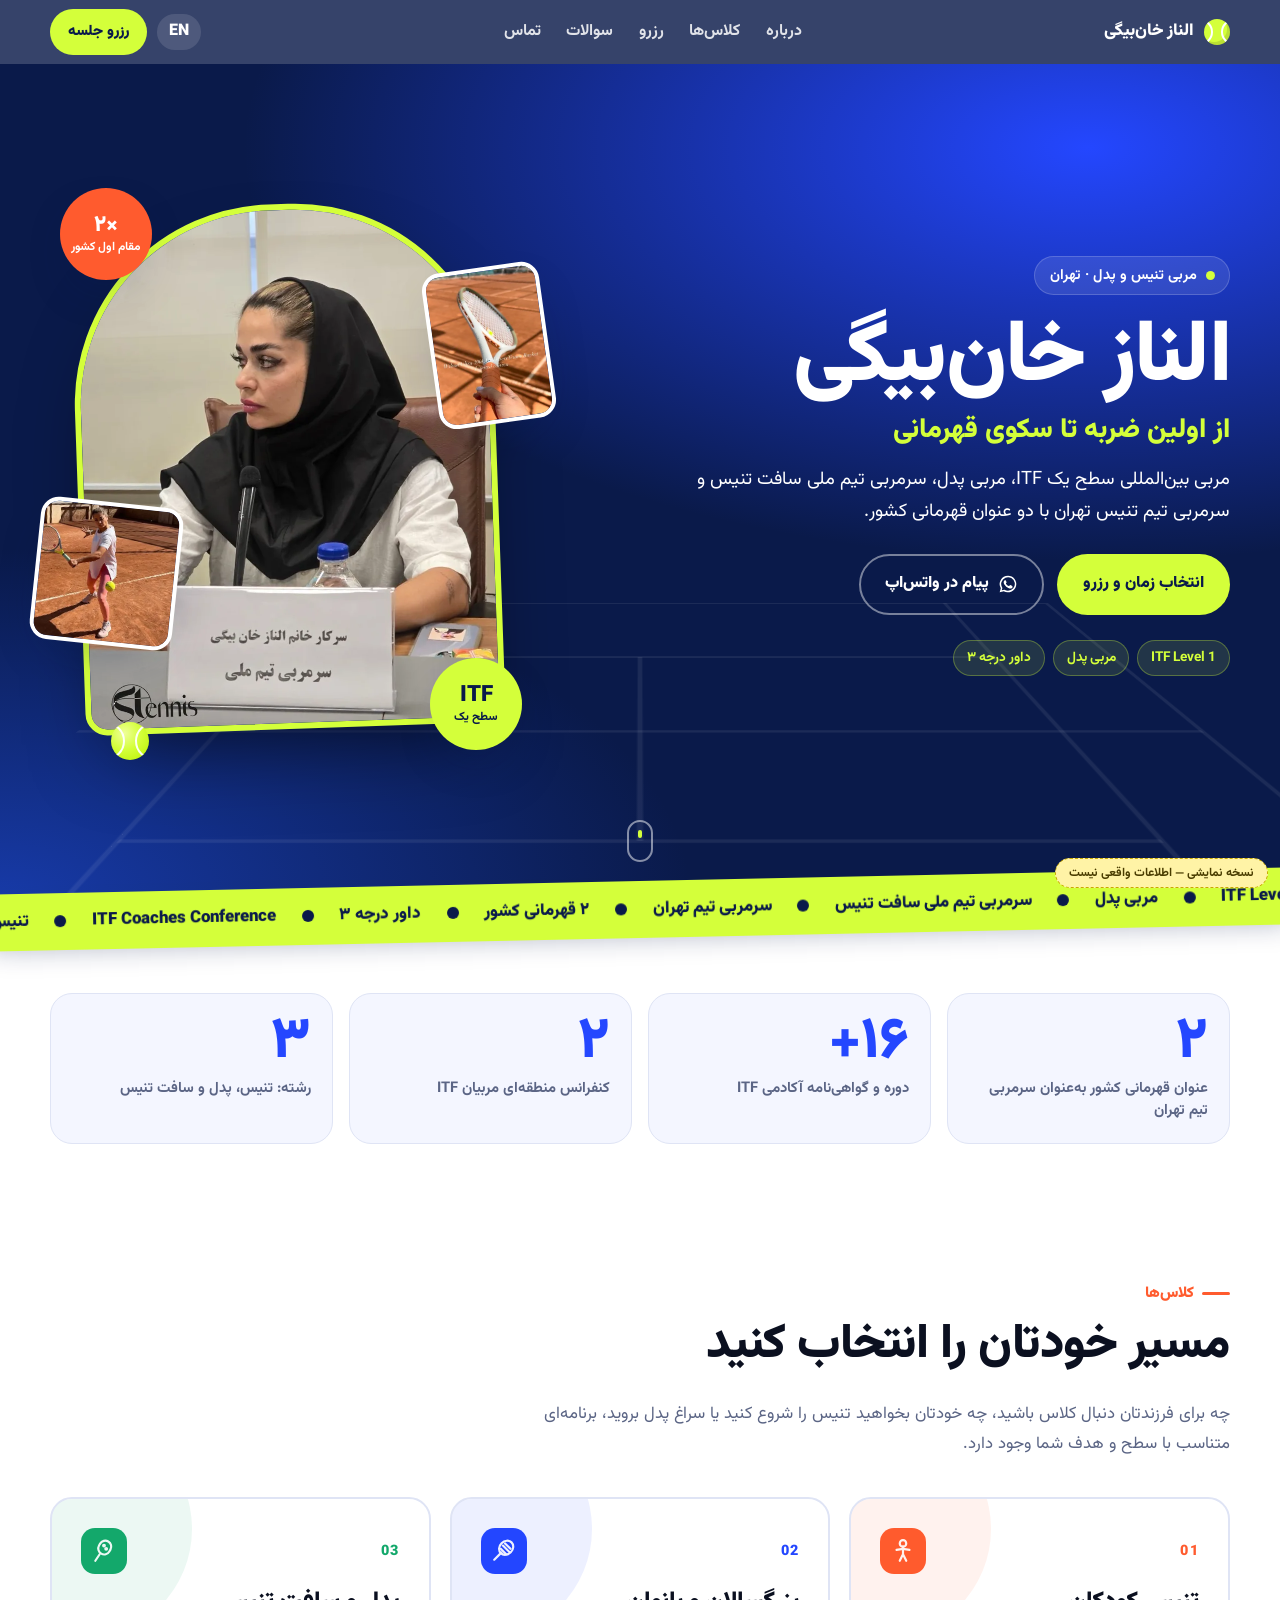
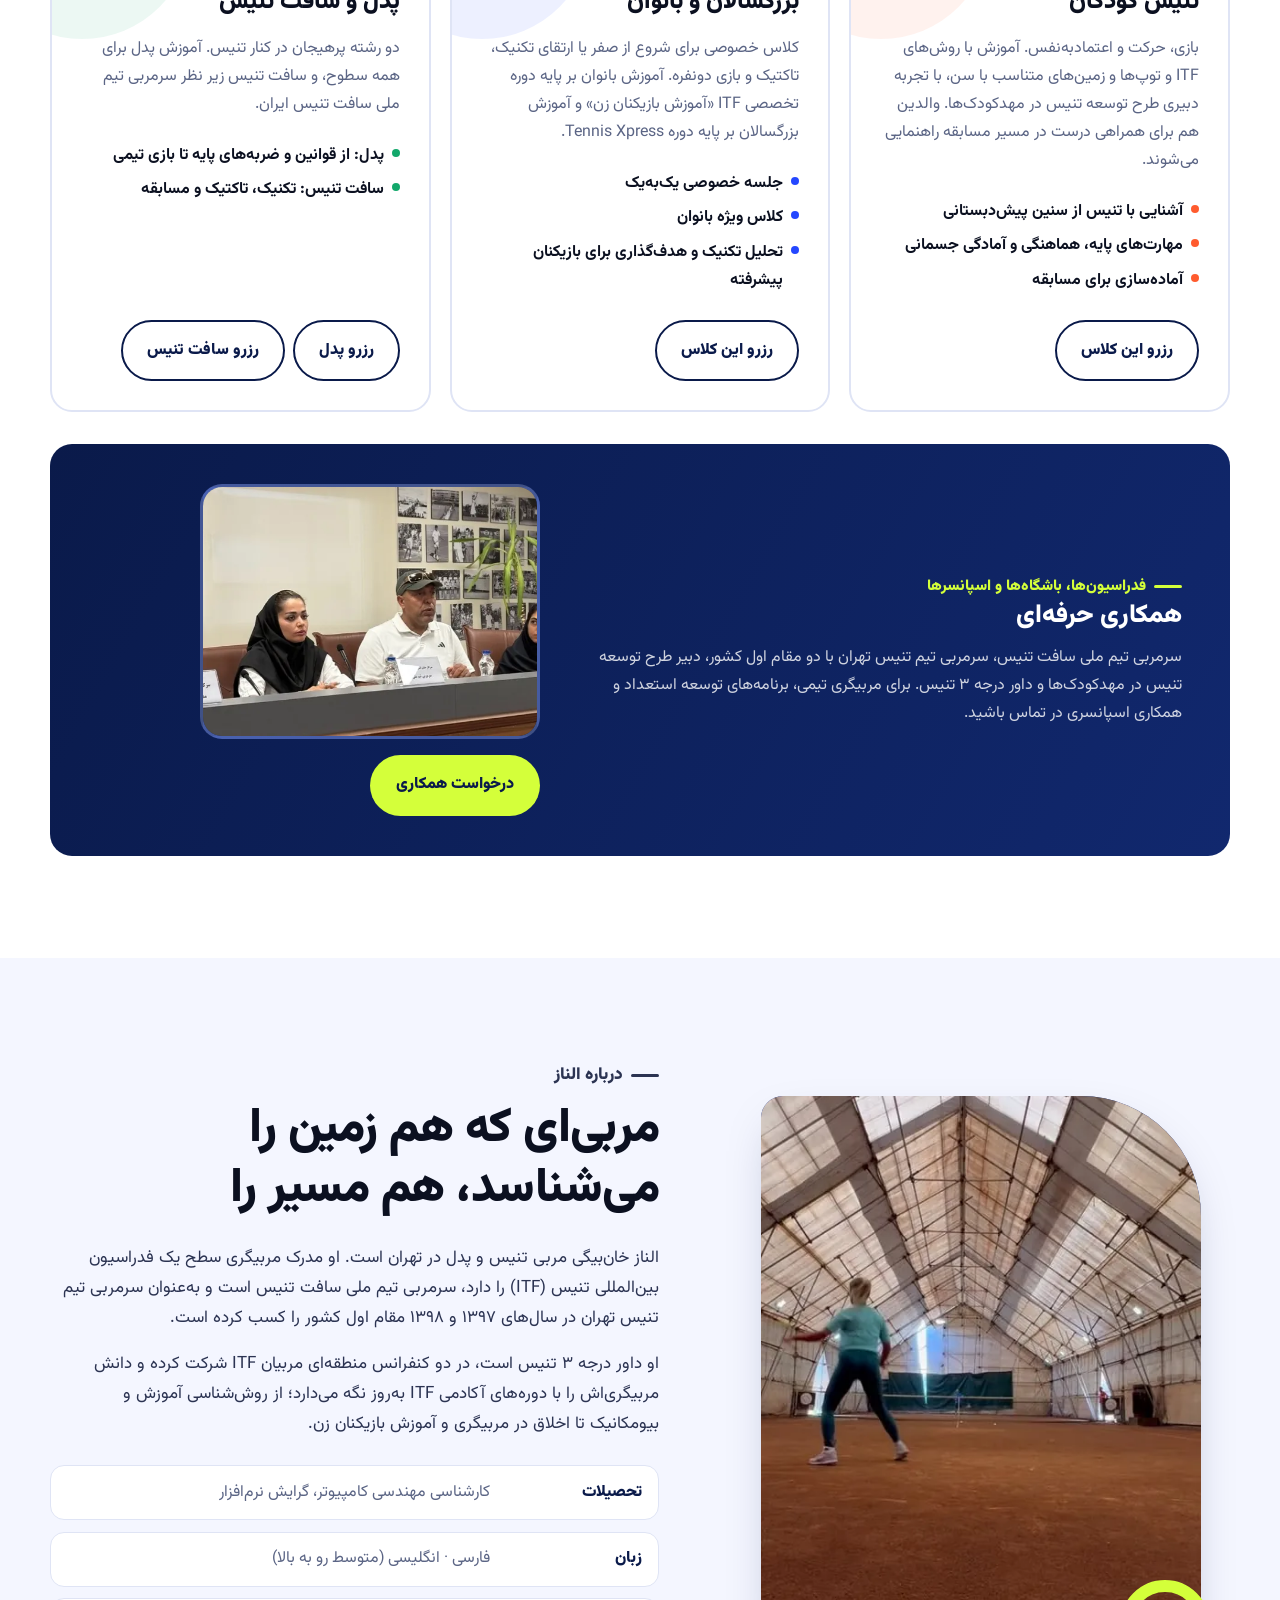
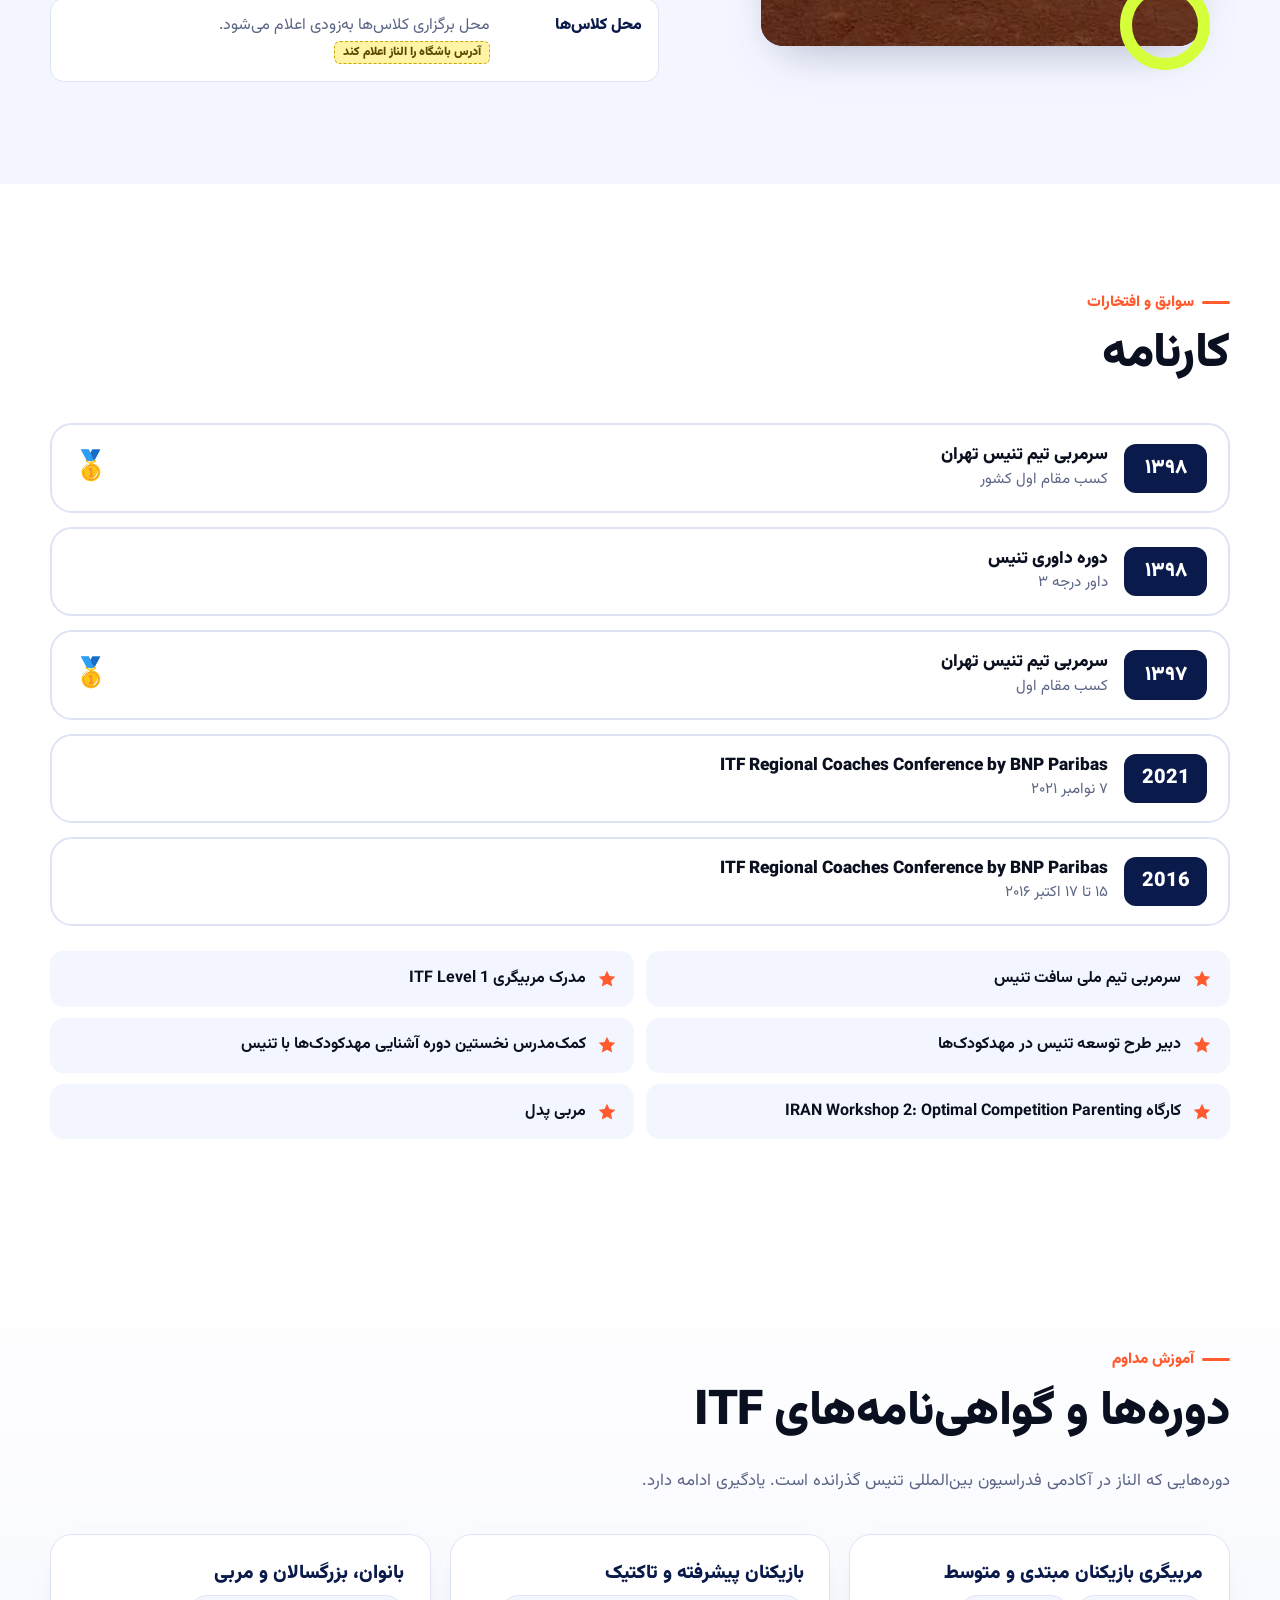
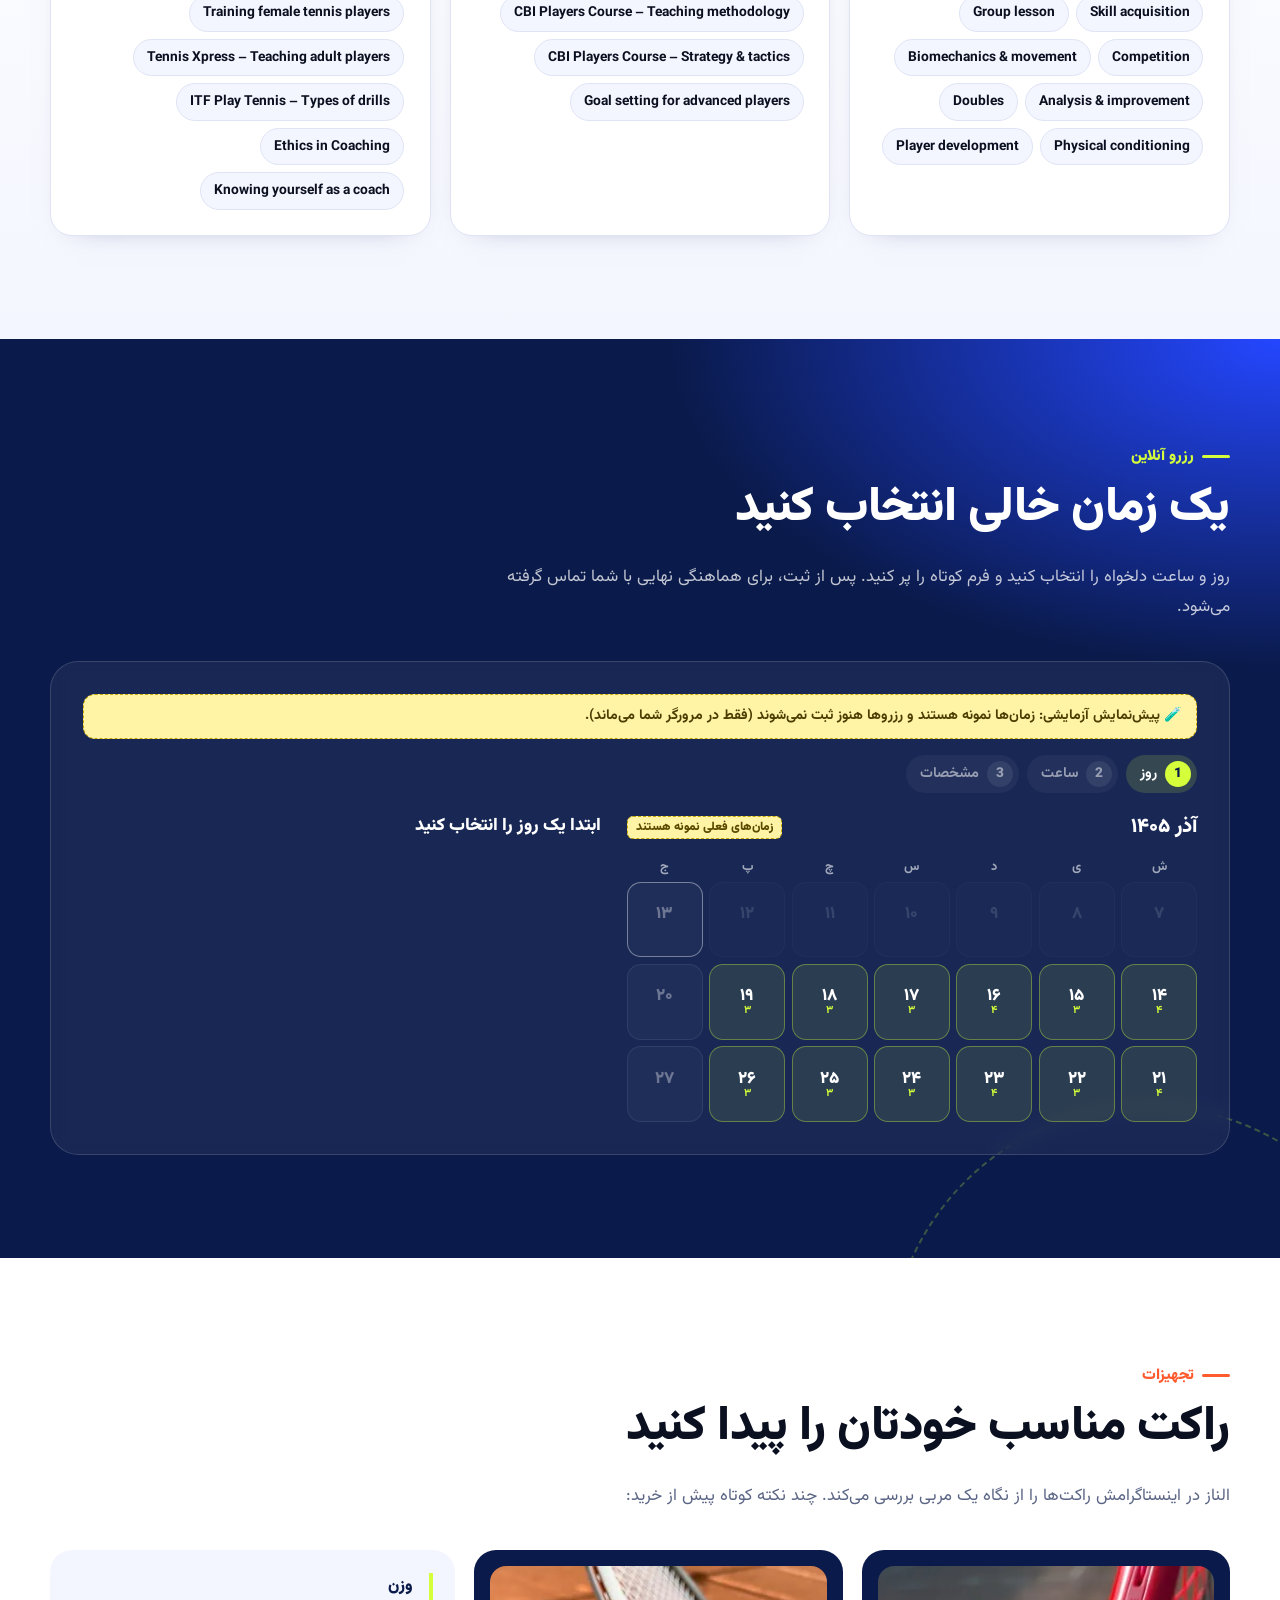
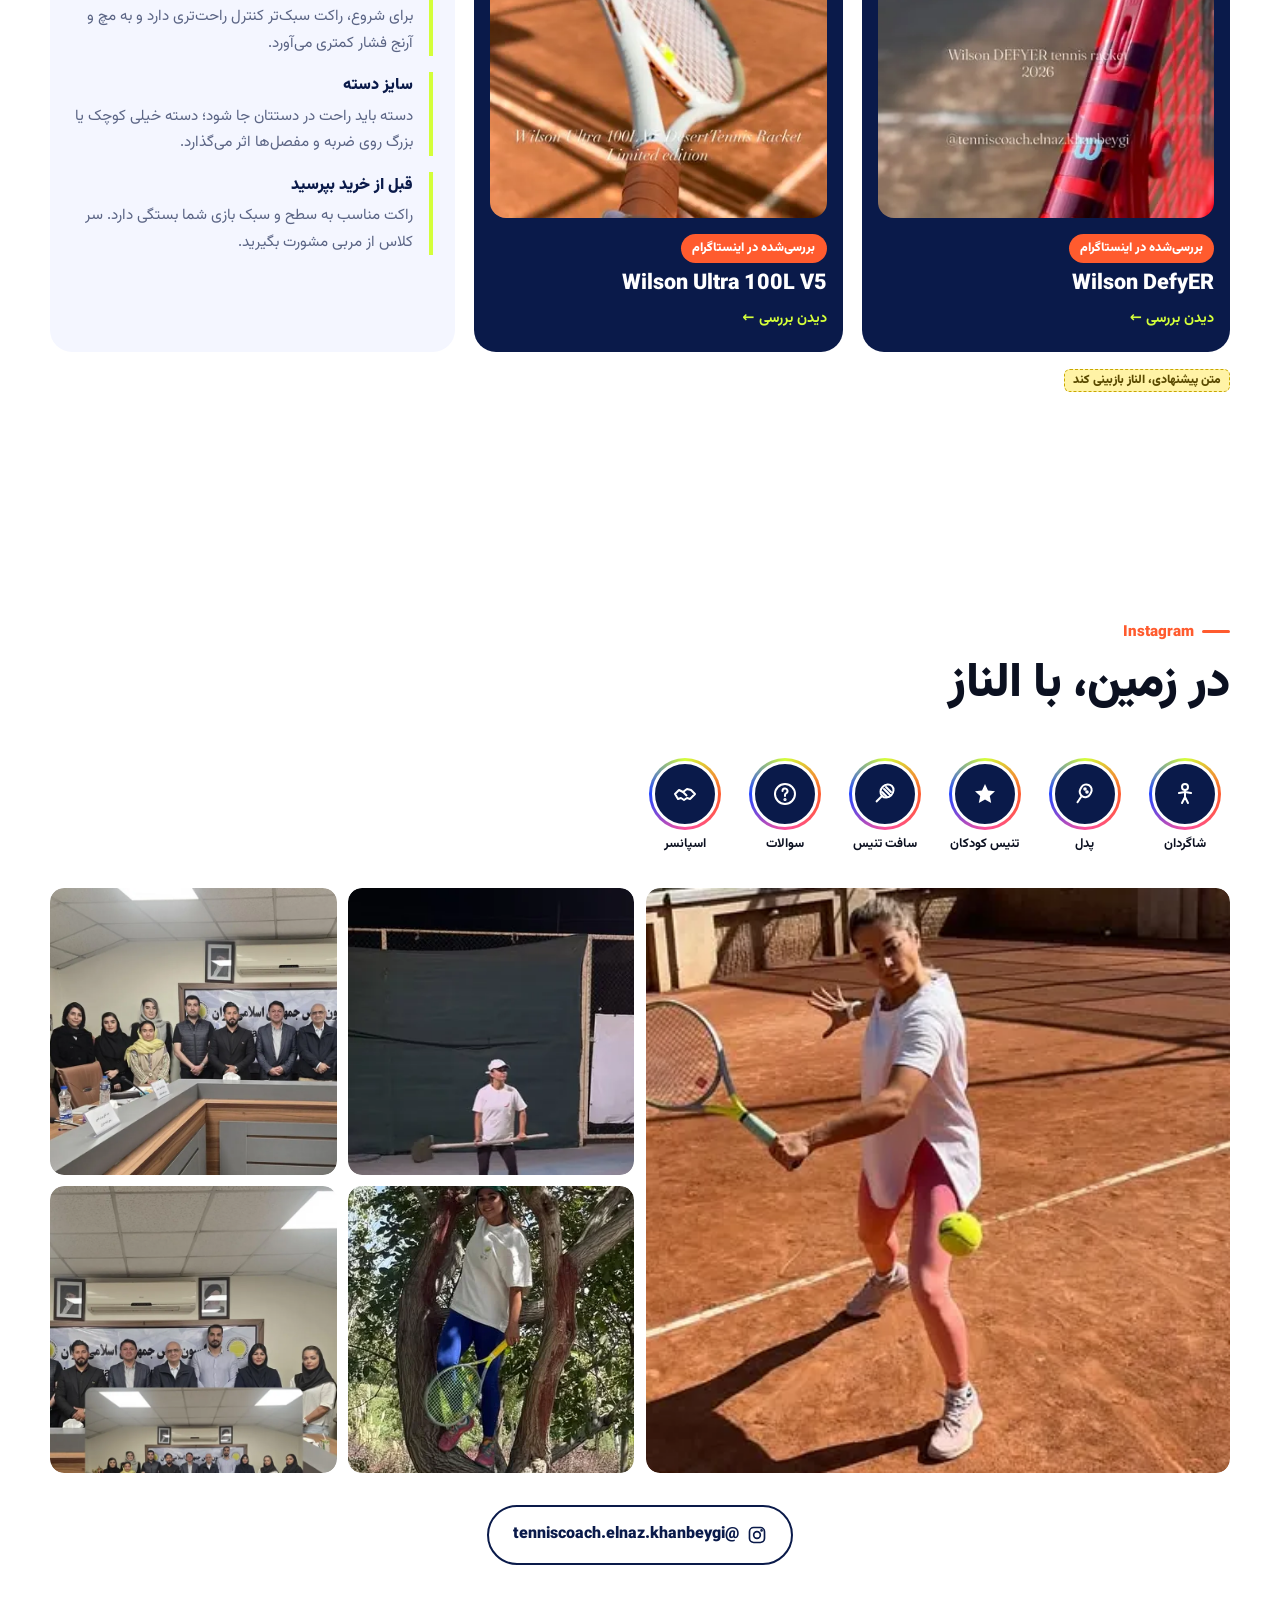
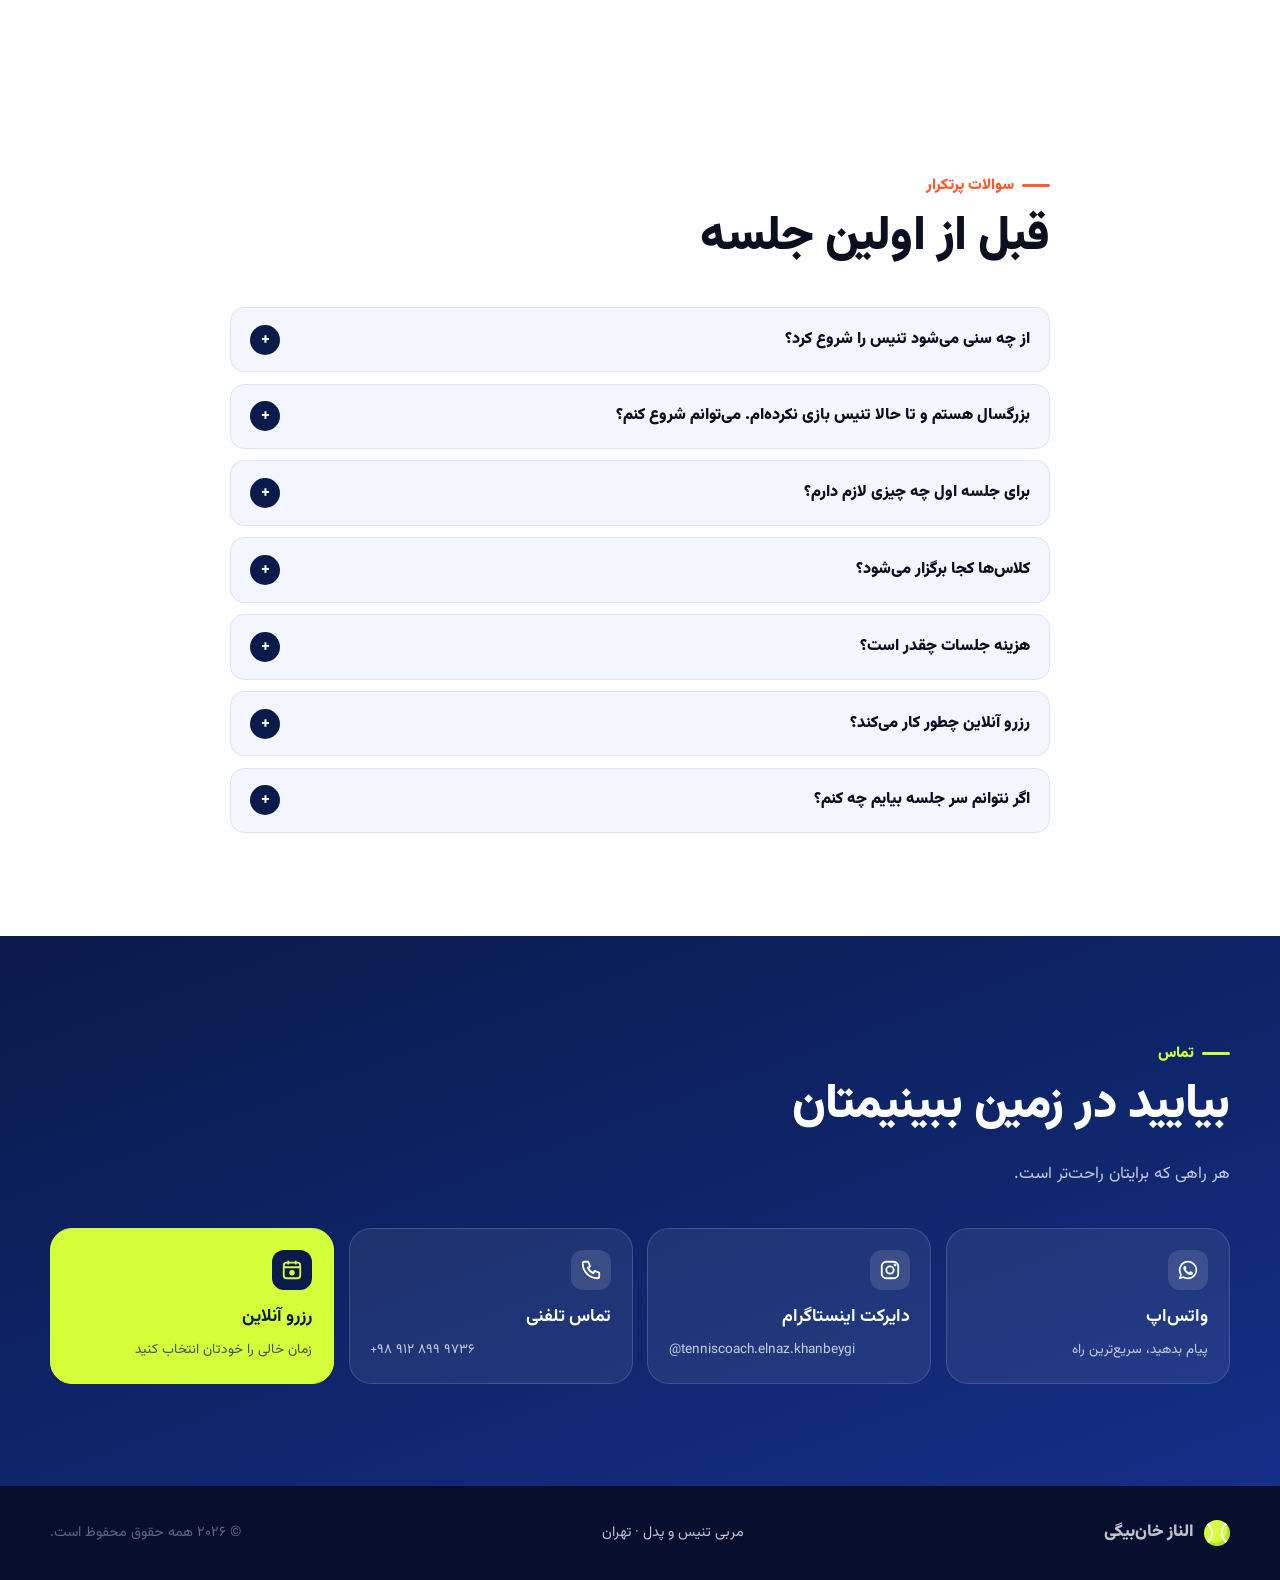
<file: index.html>
<!doctype html>
<html lang="fa" dir="rtl">
<head>
<meta charset="utf-8">
<meta name="viewport" content="width=device-width, initial-scale=1, viewport-fit=cover">
<title>الناز خان‌بیگی | مربی تنیس و پدل در تهران</title>
<meta name="description" content="الناز خان‌بیگی، مربی بین‌المللی سطح یک ITF، مربی پدل و سرمربی تیم ملی سافت تنیس. رزرو آنلاین کلاس تنیس کودکان، بزرگسالان، بانوان، پدل و سافت تنیس در تهران.">
<meta name="theme-color" content="#0a1a4a">
<meta property="og:title" content="Elnaz Khanbeygi · Tennis & Padel Coach, Tehran">
<meta property="og:image" content="img/hero.webp">
<link rel="preload" href="fonts/Vazirmatn-Black.woff2" as="font" type="font/woff2" crossorigin>
<link rel="preload" href="fonts/Vazirmatn-Regular.woff2" as="font" type="font/woff2" crossorigin>
<link rel="stylesheet" href="css/styles.css">
<link rel="icon" href="data:image/svg+xml,%3Csvg xmlns='http://www.w3.org/2000/svg' viewBox='0 0 64 64'%3E%3Ccircle cx='32' cy='32' r='30' fill='%23d4ff3a'/%3E%3Cpath d='M8 20c14 4 14 20 0 24M56 20c-14 4-14 20 0 24' stroke='%23fff' stroke-width='4' fill='none'/%3E%3C/svg%3E">
<script src="js/config.js"></script>
<script src="js/demo-api.js"></script>
<meta name="robots" content="noindex">
</head>
<body>
<a class="skip" href="#main" data-i18n="skip">رفتن به محتوا</a>

<header class="nav" id="top">
  <div class="wrap nav__in">
    <a href="#top" class="brand" aria-label="Elnaz Khanbeygi">
      <span class="brand__ball" aria-hidden="true"></span>
      <span class="brand__name" data-i18n="brand">الناز خان‌بیگی</span>
    </a>
    <nav class="nav__links" aria-label="main">
      <a href="#about" data-i18n="nav.about">درباره</a>
      <a href="#programs" data-i18n="nav.programs">کلاس‌ها</a>
      <a href="#booking" data-i18n="nav.booking">رزرو</a>
      <a href="#faq" data-i18n="nav.faq">سوالات</a>
      <a href="#contact" data-i18n="nav.contact">تماس</a>
    </nav>
    <div class="nav__actions">
      <button class="lang" id="langToggle" type="button" aria-label="Switch language"><span data-i18n="lang.switch">EN</span></button>
      <a href="#booking" class="btn btn--ball btn--sm" data-i18n="cta.book">رزرو جلسه</a>
    </div>
  </div>
</header>

<main id="main">
<!-- ================= HERO ================= -->
<section class="hero">
  <svg class="hero__court" viewBox="0 0 800 600" aria-hidden="true" preserveAspectRatio="xMidYMid slice">
    <g fill="none" stroke="currentColor" stroke-width="3">
      <rect class="draw" x="80" y="60" width="640" height="480"/>
      <line class="draw" x1="80" y1="300" x2="720" y2="300"/>
      <line class="draw" x1="160" y1="60" x2="160" y2="540"/>
      <line class="draw" x1="640" y1="60" x2="640" y2="540"/>
      <line class="draw" x1="160" y1="180" x2="640" y2="180"/>
      <line class="draw" x1="160" y1="420" x2="640" y2="420"/>
      <line class="draw" x1="400" y1="180" x2="400" y2="420"/>
    </g>
  </svg>
  <div class="wrap hero__grid">
    <div class="hero__copy">
      <p class="eyebrow reveal"><span class="dot"></span><span data-i18n="hero.eyebrow">مربی تنیس و پدل · تهران</span></p>
      <h1 class="hero__title reveal">
        <span class="hero__name" data-i18n="hero.name">الناز خان‌بیگی</span>
        <span class="hero__tag" data-i18n="hero.tag">از اولین ضربه تا سکوی قهرمانی</span>
      </h1>
      <p class="hero__lead reveal" data-i18n="hero.lead">مربی بین‌المللی سطح یک ITF، مربی پدل، سرمربی تیم ملی سافت تنیس و سرمربی تیم تنیس تهران با دو عنوان قهرمانی کشور.</p>
      <div class="hero__ctas reveal">
        <a href="#booking" class="btn btn--ball" data-i18n="cta.bookFree">انتخاب زمان و رزرو</a>
        <a href="#" class="btn btn--ghost js-wa"><svg class="ic" aria-hidden="true"><use href="#i-wa"/></svg><span data-i18n="cta.wa">پیام در واتس‌اپ</span></a>
      </div>
      <ul class="chips reveal" aria-label="credentials">
        <li data-i18n="chip.itf">ITF Level 1</li>
        <li data-i18n="chip.padel">مربی پدل</li>
        <li data-i18n="chip.ref">داور درجه ۳</li>
      </ul>
    </div>
    <div class="hero__media reveal">
      <div class="photo-frame photo-frame--hero">
        <img data-photo src="img/hero.webp" alt="الناز خان‌بیگی در زمین تنیس" data-i18n-attr="alt:hero.alt" width="900" height="1125" fetchpriority="high">
        <span class="ph-label" data-i18n="photo.ph">عکس الناز</span>
      </div>
      <div class="badge-float badge-float--a"><strong>ITF</strong><span data-i18n="badge.level">سطح یک</span></div>
      <div class="badge-float badge-float--b"><strong data-i18n="badge.firstNum">×۲</strong><span data-i18n="badge.first">مقام اول کشور</span></div>
      <div class="hero__tile hero__tile--a photo-frame"><img data-photo src="img/g1.webp" alt="" width="361" height="361"><span class="ph-label">●</span></div>
      <div class="hero__tile hero__tile--b photo-frame"><img data-photo src="img/racket-ultra.webp" alt="" width="360" height="480"><span class="ph-label">●</span></div>
      <span class="ball ball--bounce" aria-hidden="true"></span>
    </div>
  </div>
  <a href="#creds" class="scroll-cue" aria-label="scroll"><span></span></a>
</section>

<!-- ============ TICKER ============ -->
<div class="ticker" aria-hidden="true">
  <div class="ticker__track" id="ticker"></div>
</div>

<!-- ============ STATS ============ -->
<section class="stats" id="creds">
  <div class="wrap stats__grid">
    <div class="stat reveal"><span class="stat__num" data-count="2">0</span><span class="stat__label" data-i18n="stat.titles">عنوان قهرمانی کشور به‌عنوان سرمربی تیم تهران</span></div>
    <div class="stat reveal"><span class="stat__num" data-count="16" data-suffix="+">0</span><span class="stat__label" data-i18n="stat.courses">دوره و گواهی‌نامه آکادمی ITF</span></div>
    <div class="stat reveal"><span class="stat__num" data-count="2">0</span><span class="stat__label" data-i18n="stat.conf">کنفرانس منطقه‌ای مربیان ITF</span></div>
    <div class="stat reveal"><span class="stat__num" data-count="3">0</span><span class="stat__label" data-i18n="stat.sports">رشته: تنیس، پدل و سافت تنیس</span></div>
  </div>
</section>

<!-- ============ PATHS / PROGRAMS ============ -->
<section class="section programs" id="programs">
  <div class="wrap">
    <header class="sec-head reveal">
      <p class="kicker" data-i18n="prog.kicker">کلاس‌ها</p>
      <h2 data-i18n="prog.title">مسیر خودتان را انتخاب کنید</h2>
      <p data-i18n="prog.sub">چه برای فرزندتان دنبال کلاس باشید، چه خودتان بخواهید تنیس را شروع کنید یا سراغ پدل بروید، برنامه‌ای متناسب با سطح و هدف شما وجود دارد.</p>
    </header>
    <div class="paths">
      <article class="path path--kids reveal">
        <div class="path__top"><span class="path__num">01</span><svg class="path__ic" aria-hidden="true"><use href="#i-kid"/></svg></div>
        <h3 data-i18n="path.kids.t">تنیس کودکان</h3>
        <p data-i18n="path.kids.d">بازی، حرکت و اعتمادبه‌نفس. آموزش با روش‌های ITF و توپ‌ها و زمین‌های متناسب با سن، با تجربه دبیری طرح توسعه تنیس در مهدکودک‌ها. والدین هم برای همراهی درست در مسیر مسابقه راهنمایی می‌شوند.</p>
        <ul class="path__list">
          <li data-i18n="path.kids.l1">آشنایی با تنیس از سنین پیش‌دبستانی</li>
          <li data-i18n="path.kids.l2">مهارت‌های پایه، هماهنگی و آمادگی جسمانی</li>
          <li data-i18n="path.kids.l3">آماده‌سازی برای مسابقه</li>
        </ul>
        <button class="btn btn--line js-book" data-program="kids" data-type="kid" data-i18n="path.cta">رزرو این کلاس</button>
      </article>
      <article class="path path--adults reveal">
        <div class="path__top"><span class="path__num">02</span><svg class="path__ic" aria-hidden="true"><use href="#i-racket"/></svg></div>
        <h3 data-i18n="path.adults.t">بزرگسالان و بانوان</h3>
        <p data-i18n="path.adults.d">کلاس خصوصی برای شروع از صفر یا ارتقای تکنیک، تاکتیک و بازی دونفره. آموزش بانوان بر پایه دوره تخصصی ITF «آموزش بازیکنان زن» و آموزش بزرگسالان بر پایه دوره Tennis Xpress.</p>
        <ul class="path__list">
          <li data-i18n="path.adults.l1">جلسه خصوصی یک‌به‌یک</li>
          <li data-i18n="path.adults.l2">کلاس ویژه بانوان</li>
          <li data-i18n="path.adults.l3">تحلیل تکنیک و هدف‌گذاری برای بازیکنان پیشرفته</li>
        </ul>
        <button class="btn btn--line js-book" data-program="adult_private" data-type="adult" data-i18n="path.cta">رزرو این کلاس</button>
      </article>
      <article class="path path--padel reveal">
        <div class="path__top"><span class="path__num">03</span><svg class="path__ic" aria-hidden="true"><use href="#i-padel"/></svg></div>
        <h3 data-i18n="path.padel.t">پدل و سافت تنیس</h3>
        <p data-i18n="path.padel.d">دو رشته پرهیجان در کنار تنیس. آموزش پدل برای همه سطوح، و سافت تنیس زیر نظر سرمربی تیم ملی سافت تنیس ایران.</p>
        <ul class="path__list">
          <li data-i18n="path.padel.l1">پدل: از قوانین و ضربه‌های پایه تا بازی تیمی</li>
          <li data-i18n="path.padel.l2">سافت تنیس: تکنیک، تاکتیک و مسابقه</li>
        </ul>
        <div class="path__btns">
          <button class="btn btn--line js-book" data-program="padel" data-type="adult" data-i18n="path.padel.cta1">رزرو پدل</button>
          <button class="btn btn--line js-book" data-program="soft_tennis" data-type="adult" data-i18n="path.padel.cta2">رزرو سافت تنیس</button>
        </div>
      </article>
    </div>

    <aside class="pro reveal">
      <div>
        <p class="kicker" data-i18n="pro.kicker">فدراسیون‌ها، باشگاه‌ها و اسپانسرها</p>
        <h3 data-i18n="pro.t">همکاری حرفه‌ای</h3>
        <p data-i18n="pro.d">سرمربی تیم ملی سافت تنیس، سرمربی تیم تنیس تهران با دو مقام اول کشور، دبیر طرح توسعه تنیس در مهدکودک‌ها و داور درجه ۳ تنیس. برای مربیگری تیمی، برنامه‌های توسعه استعداد و همکاری اسپانسری در تماس باشید.</p>
      </div>
      <div class="pro__side">
        <div class="photo-frame pro__img"><img data-photo src="img/federation.webp" alt="جلسه در فدراسیون تنیس" data-i18n-attr="alt:pro.alt" loading="lazy" width="562" height="421"><span class="ph-label">●</span></div>
        <a href="#contact" class="btn btn--ball" data-i18n="pro.cta">درخواست همکاری</a>
      </div>
    </aside>
  </div>
</section>

<!-- ============ ABOUT ============ -->
<section class="section about" id="about">
  <div class="wrap about__grid">
    <div class="about__media reveal">
      <div class="photo-frame photo-frame--about">
        <img data-photo src="img/about.webp" alt="الناز خان‌بیگی در حال آموزش" data-i18n-attr="alt:about.alt" loading="lazy" width="800" height="1000">
        <span class="ph-label" data-i18n="photo.ph">عکس الناز</span>
      </div>
    </div>
    <div class="about__copy">
      <p class="kicker reveal" data-i18n="about.kicker">درباره الناز</p>
      <h2 class="reveal" data-i18n="about.title">مربی‌ای که هم زمین را می‌شناسد، هم مسیر را</h2>
      <p class="reveal" data-i18n="about.p1">الناز خان‌بیگی مربی تنیس و پدل در تهران است. او مدرک مربیگری سطح یک فدراسیون بین‌المللی تنیس (ITF) را دارد، سرمربی تیم ملی سافت تنیس است و به‌عنوان سرمربی تیم تنیس تهران در سال‌های ۱۳۹۷ و ۱۳۹۸ مقام اول کشور را کسب کرده است.</p>
      <p class="reveal" data-i18n="about.p2">او داور درجه ۳ تنیس است، در دو کنفرانس منطقه‌ای مربیان ITF شرکت کرده و دانش مربیگری‌اش را با دوره‌های آکادمی ITF به‌روز نگه می‌دارد؛ از روش‌شناسی آموزش و بیومکانیک تا اخلاق در مربیگری و آموزش بازیکنان زن.</p>
      <dl class="facts reveal">
        <div><dt data-i18n="about.eduK">تحصیلات</dt><dd data-i18n="about.edu">کارشناسی مهندسی کامپیوتر، گرایش نرم‌افزار</dd></div>
        <div><dt data-i18n="about.langK">زبان</dt><dd data-i18n="about.lang">فارسی · انگلیسی (متوسط رو به بالا)</dd></div>
        <div><dt data-i18n="about.locK">محل کلاس‌ها</dt><dd><span class="js-location"></span></dd></div>
      </dl>
    </div>
  </div>
</section>

<!-- ============ ACHIEVEMENTS ============ -->
<section class="section achv">
  <div class="wrap">
    <header class="sec-head reveal">
      <p class="kicker" data-i18n="achv.kicker">سوابق و افتخارات</p>
      <h2 data-i18n="achv.title">کارنامه</h2>
    </header>
    <ol class="timeline">
      <li class="tl reveal"><span class="tl__year" data-i18n="tl.1.y">۱۳۹۸</span><div><h3 data-i18n="tl.1.t">سرمربی تیم تنیس تهران</h3><p data-i18n="tl.1.d">کسب مقام اول کشور</p></div><span class="tl__medal">🥇</span></li>
      <li class="tl reveal"><span class="tl__year" data-i18n="tl.2.y">۱۳۹۸</span><div><h3 data-i18n="tl.2.t">دوره داوری تنیس</h3><p data-i18n="tl.2.d">داور درجه ۳</p></div></li>
      <li class="tl reveal"><span class="tl__year" data-i18n="tl.3.y">۱۳۹۷</span><div><h3 data-i18n="tl.3.t">سرمربی تیم تنیس تهران</h3><p data-i18n="tl.3.d">کسب مقام اول</p></div><span class="tl__medal">🥇</span></li>
      <li class="tl reveal"><span class="tl__year">2021</span><div><h3>ITF Regional Coaches Conference by BNP Paribas</h3><p data-i18n="tl.4.d">۷ نوامبر ۲۰۲۱</p></div></li>
      <li class="tl reveal"><span class="tl__year">2016</span><div><h3>ITF Regional Coaches Conference by BNP Paribas</h3><p data-i18n="tl.5.d">۱۵ تا ۱۷ اکتبر ۲۰۱۶</p></div></li>
    </ol>
    <ul class="roles">
      <li class="reveal"><svg class="ic" aria-hidden="true"><use href="#i-star"/></svg><span data-i18n="role.1">سرمربی تیم ملی سافت تنیس</span></li>
      <li class="reveal"><svg class="ic" aria-hidden="true"><use href="#i-star"/></svg><span data-i18n="role.2">مدرک مربیگری ITF Level 1</span></li>
      <li class="reveal"><svg class="ic" aria-hidden="true"><use href="#i-star"/></svg><span data-i18n="role.3">دبیر طرح توسعه تنیس در مهدکودک‌ها</span></li>
      <li class="reveal"><svg class="ic" aria-hidden="true"><use href="#i-star"/></svg><span data-i18n="role.4">کمک‌مدرس نخستین دوره آشنایی مهدکودک‌ها با تنیس</span></li>
      <li class="reveal"><svg class="ic" aria-hidden="true"><use href="#i-star"/></svg><span data-i18n="role.5">کارگاه IRAN Workshop 2: Optimal Competition Parenting</span></li>
      <li class="reveal"><svg class="ic" aria-hidden="true"><use href="#i-star"/></svg><span data-i18n="role.6">مربی پدل</span></li>
    </ul>
  </div>
</section>

<!-- ============ ITF EDUCATION ============ -->
<section class="section itf">
  <div class="wrap">
    <header class="sec-head reveal">
      <p class="kicker" data-i18n="itf.kicker">آموزش مداوم</p>
      <h2 data-i18n="itf.title">دوره‌ها و گواهی‌نامه‌های ITF</h2>
      <p data-i18n="itf.sub">دوره‌هایی که الناز در آکادمی فدراسیون بین‌المللی تنیس گذرانده است. یادگیری ادامه دارد.</p>
    </header>
    <div class="itf__groups">
      <div class="itf__group reveal">
        <h3 data-i18n="itf.g1">مربیگری بازیکنان مبتدی و متوسط</h3>
        <ul>
          <li>Skill acquisition</li><li>Group lesson</li><li>Competition</li><li>Biomechanics &amp; movement</li>
          <li>Analysis &amp; improvement</li><li>Doubles</li><li>Physical conditioning</li><li>Player development</li>
        </ul>
      </div>
      <div class="itf__group reveal">
        <h3 data-i18n="itf.g2">بازیکنان پیشرفته و تاکتیک</h3>
        <ul>
          <li>CBI Players Course – Teaching methodology</li><li>CBI Players Course – Strategy &amp; tactics</li><li>Goal setting for advanced players</li>
        </ul>
      </div>
      <div class="itf__group reveal">
        <h3 data-i18n="itf.g3">بانوان، بزرگسالان و مربی</h3>
        <ul>
          <li>Training female tennis players</li><li>Tennis Xpress – Teaching adult players</li><li>ITF Play Tennis – Types of drills</li>
          <li>Ethics in Coaching</li><li>Knowing yourself as a coach</li>
        </ul>
      </div>
    </div>
  </div>
</section>

<!-- ============ BOOKING ============ -->
<section class="section booking" id="booking">
  <div class="wrap">
    <header class="sec-head sec-head--light reveal">
      <p class="kicker" data-i18n="bk.kicker">رزرو آنلاین</p>
      <h2 data-i18n="bk.title">یک زمان خالی انتخاب کنید</h2>
      <p data-i18n="bk.sub">روز و ساعت دلخواه را انتخاب کنید و فرم کوتاه را پر کنید. پس از ثبت، برای هماهنگی نهایی با شما تماس گرفته می‌شود.</p>
    </header>
    <div class="bk" id="bk">
      <ol class="bk__steps" aria-hidden="true">
        <li class="is-on" data-step="1"><span>1</span><b data-i18n="bk.s1">روز</b></li>
        <li data-step="2"><span>2</span><b data-i18n="bk.s2">ساعت</b></li>
        <li data-step="3"><span>3</span><b data-i18n="bk.s3">مشخصات</b></li>
      </ol>
      <div class="bk__panel">
        <div class="bk__cal">
          <div class="bk__calhead"><h3 id="bkMonth">&nbsp;</h3><span class="ph js-example-note" hidden data-i18n="bk.example">زمان‌های فعلی نمونه هستند</span></div>
          <div class="bk__dow" id="bkDow"></div>
          <div class="bk__days" id="bkDays" role="listbox" aria-label="days"><div class="skeleton"></div></div>
        </div>
        <div class="bk__times">
          <h3 id="bkDayLabel" data-i18n="bk.pickDay">ابتدا یک روز را انتخاب کنید</h3>
          <div class="bk__slots" id="bkSlots" role="listbox" aria-label="times"></div>
        </div>
      </div>

      <form class="bk__form" id="bkForm" novalidate hidden>
        <div class="bk__chosen" id="bkChosen"></div>
        <div class="field"><label for="f-name" data-i18n="f.name">نام و نام خانوادگی</label><input id="f-name" name="name" autocomplete="name" required maxlength="80"><small class="err" data-for="name"></small></div>
        <div class="field"><label for="f-phone" data-i18n="f.phone">شماره موبایل</label><input id="f-phone" name="phone" type="tel" inputmode="tel" autocomplete="tel" required dir="ltr" placeholder="09xx xxx xxxx"><small class="err" data-for="phone"></small></div>
        <fieldset class="field seg">
          <legend data-i18n="f.type">کلاس برای</legend>
          <label><input type="radio" name="student_type" value="kid"><span data-i18n="f.kid">کودک</span></label>
          <label><input type="radio" name="student_type" value="adult" checked><span data-i18n="f.adult">بزرگسال</span></label>
        </fieldset>
        <div class="field"><label for="f-program" data-i18n="f.program">نوع کلاس</label><select id="f-program" name="program" required></select><small class="err" data-for="program"></small></div>
        <div class="field field--full"><label for="f-notes" data-i18n="f.notes">توضیحات (اختیاری)</label><textarea id="f-notes" name="notes" rows="3" maxlength="600" data-i18n-attr="placeholder:f.notesPh" placeholder="مثلاً سن کودک، سطح بازی یا هدفتان از کلاس"></textarea></div>
        <input type="text" name="website" class="hp" tabindex="-1" autocomplete="off" aria-hidden="true">
        <div class="bk__actions field--full">
          <button type="button" class="btn btn--ghost-light" id="bkBack" data-i18n="f.back">تغییر زمان</button>
          <button type="submit" class="btn btn--ball" id="bkSubmit" data-i18n="f.submit">ثبت رزرو</button>
        </div>
        <p class="form-msg field--full" id="bkMsg" role="alert"></p>
      </form>

      <div class="bk__done" id="bkDone" hidden tabindex="-1">
        <div class="bk__check" aria-hidden="true"><svg viewBox="0 0 52 52"><circle cx="26" cy="26" r="24"/><path d="M15 27l7 7 15-15"/></svg></div>
        <h3 data-i18n="done.t">رزرو شما ثبت شد!</h3>
        <p id="bkDoneText"></p>
        <p class="bk__ref"><span data-i18n="done.ref">کد پیگیری</span> <b id="bkRef" dir="ltr"></b></p>
        <p class="muted" data-i18n="done.note">برای تأیید نهایی با شما تماس گرفته می‌شود. اگر سوالی دارید، همین حالا پیام بدهید.</p>
        <div class="bk__actions">
          <a href="#" class="btn btn--ball js-wa js-wa-booking"><svg class="ic" aria-hidden="true"><use href="#i-wa"/></svg><span data-i18n="cta.wa">پیام در واتس‌اپ</span></a>
          <button type="button" class="btn btn--ghost-light" id="bkAgain" data-i18n="done.again">رزرو زمان دیگر</button>
        </div>
      </div>
    </div>
  </div>
</section>

<!-- ============ GEAR ============ -->
<section class="section gear">
  <div class="wrap">
    <header class="sec-head reveal">
      <p class="kicker" data-i18n="gear.kicker">تجهیزات</p>
      <h2 data-i18n="gear.title">راکت مناسب خودتان را پیدا کنید</h2>
      <p data-i18n="gear.sub">الناز در اینستاگرامش راکت‌ها را از نگاه یک مربی بررسی می‌کند. چند نکته کوتاه پیش از خرید:</p>
    </header>
    <div class="gear__grid">
      <a class="racket reveal" href="https://www.instagram.com/tenniscoach.elnaz.khanbeygi/" target="_blank" rel="noopener">
        <div class="photo-frame racket__img"><img data-photo src="img/racket-defyer.webp" alt="Wilson DefyER" loading="lazy" width="360" height="480"><span class="ph-label">●</span></div>
        <span class="racket__tag" data-i18n="gear.reviewed">بررسی‌شده در اینستاگرام</span>
        <h3>Wilson DefyER</h3>
        <span class="racket__more" data-i18n="gear.watch">دیدن بررسی ←</span>
      </a>
      <a class="racket reveal" href="https://www.instagram.com/tenniscoach.elnaz.khanbeygi/" target="_blank" rel="noopener">
        <div class="photo-frame racket__img"><img data-photo src="img/racket-ultra.webp" alt="Wilson Ultra 100L V5" loading="lazy" width="360" height="480"><span class="ph-label">●</span></div>
        <span class="racket__tag" data-i18n="gear.reviewed">بررسی‌شده در اینستاگرام</span>
        <h3>Wilson Ultra 100L V5</h3>
        <span class="racket__more" data-i18n="gear.watch">دیدن بررسی ←</span>
      </a>
      <ul class="tips reveal">
        <li><b data-i18n="tip.1.t">وزن</b><span data-i18n="tip.1.d">برای شروع، راکت سبک‌تر کنترل راحت‌تری دارد و به مچ و آرنج فشار کمتری می‌آورد.</span></li>
        <li><b data-i18n="tip.2.t">سایز دسته</b><span data-i18n="tip.2.d">دسته باید راحت در دستتان جا شود؛ دسته خیلی کوچک یا بزرگ روی ضربه و مفصل‌ها اثر می‌گذارد.</span></li>
        <li><b data-i18n="tip.3.t">قبل از خرید بپرسید</b><span data-i18n="tip.3.d">راکت مناسب به سطح و سبک بازی شما بستگی دارد. سر کلاس از مربی مشورت بگیرید.</span></li>
      </ul>
    </div>
    <p class="draft-note"><span class="ph" data-i18n="ph.review">متن پیشنهادی، الناز بازبینی کند</span></p>
  </div>
</section>

<!-- ============ INSTAGRAM ============ -->
<section class="section insta">
  <div class="wrap">
    <header class="sec-head reveal">
      <p class="kicker">Instagram</p>
      <h2 data-i18n="ig.title">در زمین، با الناز</h2>
    </header>
    <div class="hl reveal" role="list">
      <a role="listitem" class="hl__i js-ig" href="#"><span class="hl__ring"><svg class="ic"><use href="#i-kid"/></svg></span><b data-i18n="hl.students">شاگردان</b></a>
      <a role="listitem" class="hl__i js-ig" href="#"><span class="hl__ring"><svg class="ic"><use href="#i-padel"/></svg></span><b data-i18n="hl.padel">پدل</b></a>
      <a role="listitem" class="hl__i js-ig" href="#"><span class="hl__ring"><svg class="ic"><use href="#i-star"/></svg></span><b data-i18n="hl.kids">تنیس کودکان</b></a>
      <a role="listitem" class="hl__i js-ig" href="#"><span class="hl__ring"><svg class="ic"><use href="#i-racket"/></svg></span><b data-i18n="hl.soft">سافت تنیس</b></a>
      <a role="listitem" class="hl__i js-ig" href="#"><span class="hl__ring"><svg class="ic"><use href="#i-q"/></svg></span><b data-i18n="hl.q">سوالات</b></a>
      <a role="listitem" class="hl__i js-ig" href="#"><span class="hl__ring"><svg class="ic"><use href="#i-hand"/></svg></span><b data-i18n="hl.sponsor">اسپانسر</b></a>
    </div>
    <div class="gallery" id="gallery"></div>
    <div class="center reveal"><a class="btn btn--line js-ig" href="#"><svg class="ic" aria-hidden="true"><use href="#i-ig"/></svg><span>@tenniscoach.elnaz.khanbeygi</span></a></div>
  </div>
</section>

<!-- ============ FAQ ============ -->
<section class="section faq" id="faq">
  <div class="wrap wrap--narrow">
    <header class="sec-head reveal">
      <p class="kicker" data-i18n="faq.kicker">سوالات پرتکرار</p>
      <h2 data-i18n="faq.title">قبل از اولین جلسه</h2>
    </header>
    <div class="faq__list">
      <details class="reveal"><summary data-i18n="faq.1.q">از چه سنی می‌شود تنیس را شروع کرد؟</summary><div><p data-i18n="faq.1.a">کودکان می‌توانند از سنین پیش‌دبستانی با بازی‌های حرکتی، توپ‌های نرم و زمین کوچک‌تر با تنیس آشنا شوند. حداقل سن پذیرش در کلاس‌ها را از طریق پیام بپرسید.</p><span class="ph" data-i18n="ph.input">نیاز به تأیید الناز</span></div></details>
      <details class="reveal"><summary data-i18n="faq.2.q">بزرگسال هستم و تا حالا تنیس بازی نکرده‌ام. می‌توانم شروع کنم؟</summary><div><p data-i18n="faq.2.a">حتماً. برای شروع تنیس دیر نیست. کلاس خصوصی کمک می‌کند از همان ابتدا تکنیک را درست یاد بگیرید و با سرعت خودتان پیش بروید.</p></div></details>
      <details class="reveal"><summary data-i18n="faq.3.q">برای جلسه اول چه چیزی لازم دارم؟</summary><div><p data-i18n="faq.3.a">لباس راحت ورزشی، کفش مخصوص زمین تنیس (یا کفش ورزشی با کف صاف) و آب. اگر راکت ندارید، قبل از جلسه هماهنگ کنید.</p><span class="ph" data-i18n="ph.input">نیاز به تأیید الناز</span></div></details>
      <details class="reveal"><summary data-i18n="faq.4.q">کلاس‌ها کجا برگزار می‌شود؟</summary><div><p><span class="js-location"></span></p></div></details>
      <details class="reveal"><summary data-i18n="faq.5.q">هزینه جلسات چقدر است؟</summary><div><p data-i18n="faq.5.a">هزینه به نوع کلاس و تعداد جلسات بستگی دارد. برای دریافت تعرفه به‌روز در واتس‌اپ یا دایرکت اینستاگرام پیام بدهید.</p><span class="ph" data-i18n="ph.prices">تعرفه‌ها را الناز اعلام کند</span></div></details>
      <details class="reveal"><summary data-i18n="faq.6.q">رزرو آنلاین چطور کار می‌کند؟</summary><div><p data-i18n="faq.6.a">در بخش رزرو، یک روز و ساعت خالی انتخاب کنید و فرم را پر کنید. زمان انتخابی برای شما نگه داشته می‌شود و برای تأیید نهایی با شما تماس گرفته می‌شود.</p></div></details>
      <details class="reveal"><summary data-i18n="faq.7.q">اگر نتوانم سر جلسه بیایم چه کنم؟</summary><div><p data-i18n="faq.7.a">لطفاً هرچه زودتر از طریق واتس‌اپ یا دایرکت خبر بدهید تا جلسه جابه‌جا شود.</p><span class="ph" data-i18n="ph.cancel">قوانین لغو و جابه‌جایی را الناز تعیین کند</span></div></details>
    </div>
  </div>
</section>

<!-- ============ CONTACT ============ -->
<section class="section contact" id="contact">
  <div class="wrap">
    <header class="sec-head sec-head--light reveal">
      <p class="kicker" data-i18n="ct.kicker">تماس</p>
      <h2 data-i18n="ct.title">بیایید در زمین ببینیمتان</h2>
      <p data-i18n="ct.sub">هر راهی که برایتان راحت‌تر است.</p>
    </header>
    <div class="ct__grid">
      <a class="ct reveal js-wa" href="#"><svg class="ic" aria-hidden="true"><use href="#i-wa"/></svg><b data-i18n="ct.wa">واتس‌اپ</b><span data-i18n="ct.waD">پیام بدهید، سریع‌ترین راه</span></a>
      <a class="ct reveal js-ig" href="#"><svg class="ic" aria-hidden="true"><use href="#i-ig"/></svg><b data-i18n="ct.ig">دایرکت اینستاگرام</b><span dir="ltr">@tenniscoach.elnaz.khanbeygi</span></a>
      <a class="ct reveal js-tel" href="#"><svg class="ic" aria-hidden="true"><use href="#i-phone"/></svg><b data-i18n="ct.tel">تماس تلفنی</b><span class="js-phone-label" dir="ltr"></span></a>
      <a class="ct ct--ball reveal" href="#booking"><svg class="ic" aria-hidden="true"><use href="#i-cal"/></svg><b data-i18n="ct.book">رزرو آنلاین</b><span data-i18n="ct.bookD">زمان خالی را خودتان انتخاب کنید</span></a>
    </div>
  </div>
</section>
</main>

<footer class="foot">
  <div class="wrap foot__in">
    <a href="#top" class="brand"><span class="brand__ball" aria-hidden="true"></span><span data-i18n="brand">الناز خان‌بیگی</span></a>
    <p data-i18n="foot.line">مربی تنیس و پدل · تهران</p>
    <p class="muted">© <span id="year"></span> <span data-i18n="foot.rights">همه حقوق محفوظ است.</span></p>
  </div>
</footer>

<a href="#" class="fab js-wa" aria-label="WhatsApp"><svg class="ic" aria-hidden="true"><use href="#i-wa"/></svg></a>
<div class="toast" id="toast" role="status" aria-live="polite"></div>

<svg width="0" height="0" style="position:absolute" aria-hidden="true">
  <symbol id="i-wa" viewBox="0 0 24 24"><path fill="currentColor" d="M12 2a10 10 0 0 0-8.6 15.1L2 22l5-1.3A10 10 0 1 0 12 2Zm0 18.2a8.2 8.2 0 0 1-4.2-1.2l-.3-.2-3 .8.8-2.9-.2-.3A8.2 8.2 0 1 1 12 20.2Zm4.5-6.1c-.2-.1-1.5-.7-1.7-.8s-.4-.1-.6.1-.7.8-.8 1-.3.2-.5.1a6.7 6.7 0 0 1-3.3-2.9c-.3-.4.2-.4.7-1.3a.5.5 0 0 0 0-.5l-.8-1.8c-.2-.5-.4-.4-.6-.4h-.5a1 1 0 0 0-.7.3 3 3 0 0 0-.9 2.2 5.2 5.2 0 0 0 1.1 2.7 11.8 11.8 0 0 0 4.5 4c1.7.7 2.3.8 3.2.6a2.7 2.7 0 0 0 1.7-1.2 2.2 2.2 0 0 0 .2-1.2c-.1-.1-.3-.2-.5-.3Z"/></symbol>
  <symbol id="i-ig" viewBox="0 0 24 24"><g fill="none" stroke="currentColor" stroke-width="2"><rect x="3" y="3" width="18" height="18" rx="5"/><circle cx="12" cy="12" r="4"/><circle cx="17.5" cy="6.5" r=".6" fill="currentColor"/></g></symbol>
  <symbol id="i-phone" viewBox="0 0 24 24"><path fill="none" stroke="currentColor" stroke-width="2" stroke-linejoin="round" d="M5 3h4l2 5-2.5 1.5a11 11 0 0 0 6 6L16 13l5 2v4a2 2 0 0 1-2 2A16 16 0 0 1 3 5a2 2 0 0 1 2-2"/></symbol>
  <symbol id="i-cal" viewBox="0 0 24 24"><g fill="none" stroke="currentColor" stroke-width="2"><rect x="3" y="4" width="18" height="17" rx="3"/><path d="M3 9h18M8 2v4M16 2v4"/><circle cx="12" cy="15" r="2" fill="currentColor"/></g></symbol>
  <symbol id="i-kid" viewBox="0 0 24 24"><g fill="none" stroke="currentColor" stroke-width="2" stroke-linecap="round"><circle cx="12" cy="5" r="3"/><path d="M12 8v7m0 0-3 6m3-6 3 6M6 11l6-1 6 1"/></g></symbol>
  <symbol id="i-racket" viewBox="0 0 24 24"><g fill="none" stroke="currentColor" stroke-width="2" stroke-linecap="round"><ellipse cx="14" cy="9" rx="6" ry="7" transform="rotate(45 14 9)"/><path d="M9.5 13.5 3 20M11 7l6 6M9 10l5 5M13 5l5 5"/></g></symbol>
  <symbol id="i-padel" viewBox="0 0 24 24"><g fill="none" stroke="currentColor" stroke-width="2" stroke-linecap="round"><rect x="7" y="2" width="11" height="13" rx="5.5" transform="rotate(30 12 9)"/><path d="m8 15-4 6"/><circle cx="12" cy="7" r=".8" fill="currentColor"/><circle cx="14" cy="10" r=".8" fill="currentColor"/></g></symbol>
  <symbol id="i-star" viewBox="0 0 24 24"><path fill="currentColor" d="m12 2 3 6.5 7 .8-5.2 4.8 1.4 7L12 17.6 5.8 21l1.4-7L2 9.3l7-.8Z"/></symbol>
  <symbol id="i-q" viewBox="0 0 24 24"><g fill="none" stroke="currentColor" stroke-width="2" stroke-linecap="round"><circle cx="12" cy="12" r="10"/><path d="M9.5 9a2.5 2.5 0 1 1 3.5 2.3c-.6.3-1 .9-1 1.6V14"/><circle cx="12" cy="17.5" r=".6" fill="currentColor"/></g></symbol>
  <symbol id="i-hand" viewBox="0 0 24 24"><g fill="none" stroke="currentColor" stroke-width="2" stroke-linejoin="round"><path d="M2 12l4-4 4 2 4-3 4 1 4 4-5 5-3-1-3 2-3-2-3 1Z"/><path d="m10 10 4 4"/></g></symbol>
</svg>

<script src="js/i18n.js"></script>
<script src="js/app.js"></script>
<script src="js/booking.js"></script>
</body>
</html>
</file>
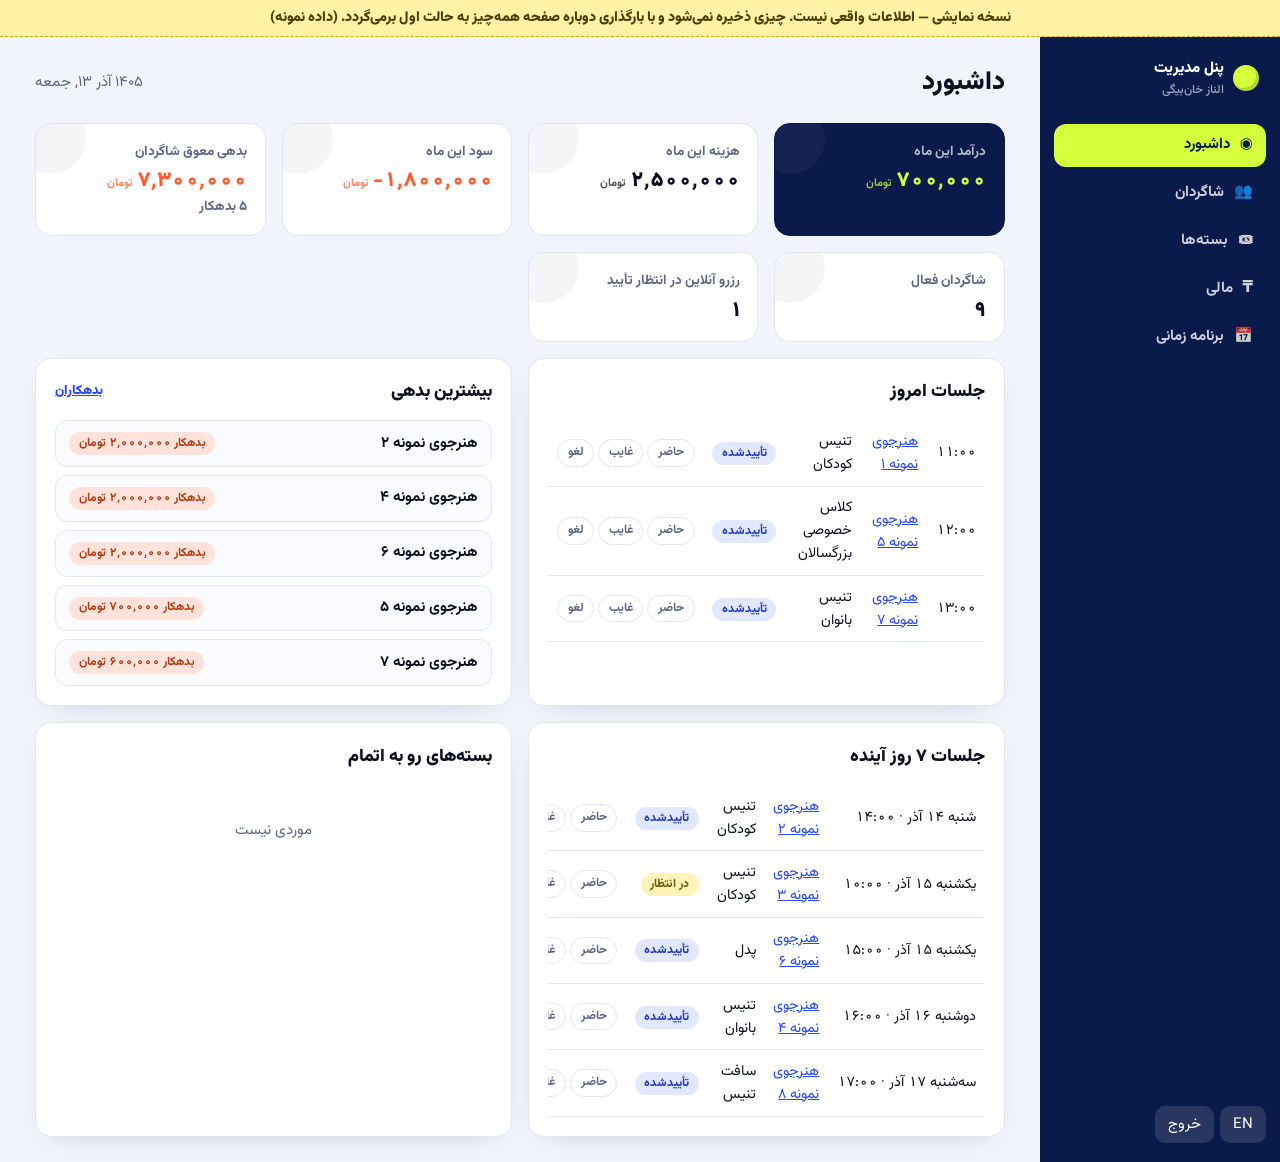
<file: admin-demo/index.html>
<!doctype html>
<html lang="fa" dir="rtl">
<head>
<meta charset="utf-8"><meta name="viewport" content="width=device-width,initial-scale=1">
<meta name="robots" content="noindex,nofollow">
<title>DEMO · پنل مدیریت | الناز خان‌بیگی</title>
<link rel="preload" href="../fonts/Vazirmatn-Regular.woff2" as="font" type="font/woff2" crossorigin>
<link rel="stylesheet" href="admin.css">
<link rel="icon" href="data:image/svg+xml,%3Csvg xmlns=%27http://www.w3.org/2000/svg%27 viewBox=%270 0 64 64%27%3E%3Ccircle cx=%2732%27 cy=%2732%27 r=%2730%27 fill=%27%23d4ff3a%27/%3E%3C/svg%3E">
</head>
<body>
<div id="root"><div class="boot">…</div></div>
<div class="toast" id="toast" role="status" aria-live="polite"></div>
<script src="jalali.js"></script>
<script src="demo-api.js"></script>
<script src="admin.js"></script>
</body>
</html>
</file>
<file: css/styles.css>
@font-face{font-family:Vazirmatn;src:url(../fonts/Vazirmatn-Regular.woff2) format("woff2");font-weight:400;font-display:swap}
@font-face{font-family:Vazirmatn;src:url(../fonts/Vazirmatn-Medium.woff2) format("woff2");font-weight:500;font-display:swap}
@font-face{font-family:Vazirmatn;src:url(../fonts/Vazirmatn-Bold.woff2) format("woff2");font-weight:700;font-display:swap}
@font-face{font-family:Vazirmatn;src:url(../fonts/Vazirmatn-Black.woff2) format("woff2");font-weight:900;font-display:swap}

:root{
  --navy:#0a1a4a;--navy-2:#11286e;--blue:#2447ff;--ball:#d4ff3a;--ball-2:#b8f000;--clay:#ff5b2e;--pink:#ff4f9a;
  --ink:#0b1020;--muted:#5b6585;--paper:#f4f6ff;--line:#dfe4f5;--white:#fff;
  --r:22px;--r-sm:14px;--shadow:0 18px 50px -20px rgba(10,26,74,.35);
  --ease:cubic-bezier(.2,.8,.2,1);--wrap:1180px;
}
*,*::before,*::after{box-sizing:border-box}
html{scroll-behavior:smooth;-webkit-text-size-adjust:100%}
body{margin:0;font-family:Vazirmatn,system-ui,-apple-system,"Segoe UI",sans-serif;color:var(--ink);background:var(--white);line-height:1.75;font-size:16px;overflow-x:hidden;-webkit-font-smoothing:antialiased}
html[lang=en] body{line-height:1.6}
img{max-width:100%;display:block}
main{overflow-x:clip}
html{overflow-x:clip}
a{color:inherit}
h1,h2,h3{line-height:1.25;margin:0 0 .5em}
h2{font-size:clamp(1.8rem,4.6vw,3rem);font-weight:900;letter-spacing:-.01em}
html[lang=en] h2{letter-spacing:-.025em}
h3{font-size:1.2rem;font-weight:800}
p{margin:0 0 1em}
.wrap{width:min(100% - 2.5rem,var(--wrap));margin-inline:auto}
.wrap--narrow{--wrap:820px}
.muted{color:var(--muted)}
.center{text-align:center;margin-top:2rem}
.skip{position:absolute;inset-inline-start:-999px;top:0;background:var(--ball);padding:.6rem 1rem;z-index:99}
.skip:focus{inset-inline-start:1rem}
.ic{width:1.25em;height:1.25em;flex:none}
:focus-visible{outline:3px solid var(--blue);outline-offset:3px;border-radius:8px}
.hp{position:absolute;left:-9999px;opacity:0}

/* ---------- buttons ---------- */
.btn{--bg:var(--navy);--fg:#fff;display:inline-flex;align-items:center;justify-content:center;gap:.55em;padding:.9em 1.5em;border-radius:999px;border:2px solid transparent;background:var(--bg);color:var(--fg);font:inherit;font-weight:800;font-size:1rem;text-decoration:none;cursor:pointer;transition:transform .25s var(--ease),box-shadow .25s var(--ease),background .25s;position:relative;isolation:isolate;overflow:hidden;white-space:nowrap}
.btn:hover{transform:translateY(-2px);box-shadow:0 12px 26px -10px rgba(10,26,74,.5)}
.btn:active{transform:translateY(0) scale(.98)}
.btn--ball{--bg:var(--ball);--fg:var(--navy)}
.btn--ball::after{content:"";position:absolute;inset:0;background:linear-gradient(110deg,transparent 30%,rgba(255,255,255,.7) 50%,transparent 70%);transform:translateX(-120%);transition:transform .7s var(--ease);z-index:-1}
.btn--ball:hover::after{transform:translateX(120%)}
.btn--ghost{--bg:transparent;--fg:#fff;border-color:rgba(255,255,255,.45)}
.btn--ghost:hover{border-color:#fff;background:rgba(255,255,255,.08)}
.btn--ghost-light{--bg:transparent;--fg:#fff;border-color:rgba(255,255,255,.35)}
.btn--line{--bg:transparent;--fg:var(--navy);border-color:var(--navy)}
.btn--line:hover{--bg:var(--navy);--fg:#fff}
.btn--sm{padding:.55em 1.1em;font-size:.92rem}
.btn:disabled{opacity:.6;pointer-events:none}

/* ---------- nav ---------- */
.nav{position:sticky;top:0;z-index:50;background:rgba(10,26,74,.82);backdrop-filter:saturate(1.4) blur(14px);-webkit-backdrop-filter:saturate(1.4) blur(14px);color:#fff;transition:box-shadow .3s}
.nav.is-scrolled{box-shadow:0 10px 30px -15px rgba(0,0,0,.5)}
.nav__in{display:flex;align-items:center;justify-content:space-between;gap:1rem;height:64px}
.brand{display:flex;align-items:center;gap:.6rem;text-decoration:none;font-weight:900;font-size:1.05rem;white-space:nowrap}
.brand__ball{width:26px;height:26px;border-radius:50%;background:var(--ball);position:relative;overflow:hidden;flex:none;box-shadow:inset -3px -3px 0 rgba(0,0,0,.12)}
.brand__ball::before,.brand__ball::after{content:"";position:absolute;width:26px;height:26px;border:2.5px solid #fff;border-radius:50%;top:0}
.brand__ball::before{left:-17px}.brand__ball::after{right:-17px}
.nav__links{display:none;gap:1.6rem}
.nav__links a{text-decoration:none;font-weight:600;opacity:.85;position:relative;padding:.3rem 0}
.nav__links a::after{content:"";position:absolute;inset-inline:0;bottom:-2px;height:3px;border-radius:3px;background:var(--ball);transform:scaleX(0);transition:transform .3s var(--ease)}
.nav__links a:hover{opacity:1}.nav__links a:hover::after{transform:scaleX(1)}
.nav__actions{display:flex;align-items:center;gap:.6rem}
.lang{background:rgba(255,255,255,.12);color:#fff;border:0;border-radius:999px;font:inherit;font-weight:800;width:44px;height:36px;cursor:pointer;transition:background .2s}
.lang:hover{background:rgba(255,255,255,.22)}
@media (max-width:420px){.nav__actions .btn--sm{display:none}}

/* ---------- hero ---------- */
.hero{position:relative;background:radial-gradient(120% 90% at 85% 10%,#2447ff 0%,transparent 55%),radial-gradient(90% 70% at 0% 100%,#173aa8 0%,transparent 60%),var(--navy);color:#fff;overflow:hidden;overflow:clip;padding:2.5rem 0 4.5rem}
.hero__court{position:absolute;inset:0;width:100%;height:100%;color:rgba(255,255,255,.07);transform:perspective(900px) rotateX(55deg) scale(1.5) translateY(18%);transform-origin:50% 100%;pointer-events:none}
.draw{stroke-dasharray:1400;stroke-dashoffset:1400;animation:draw 2.4s var(--ease) .2s forwards}
@keyframes draw{to{stroke-dashoffset:0}}
.hero__grid{position:relative;display:grid;gap:2.2rem;align-items:center}
.eyebrow{display:inline-flex;align-items:center;gap:.55rem;background:rgba(255,255,255,.1);border:1px solid rgba(255,255,255,.18);padding:.35rem .9rem;border-radius:999px;font-weight:700;font-size:.9rem;margin-bottom:1.2rem}
.dot{width:9px;height:9px;border-radius:50%;background:var(--ball);box-shadow:0 0 0 0 rgba(212,255,58,.7);animation:pulse 2s infinite}
@keyframes pulse{70%{box-shadow:0 0 0 10px rgba(212,255,58,0)}100%{box-shadow:0 0 0 0 rgba(212,255,58,0)}}
.hero__title{margin:0 0 1rem}
.hero__name{display:block;font-size:clamp(2.6rem,10vw,5.4rem);font-weight:900;line-height:1.05;letter-spacing:-.02em}
.hero__tag{display:block;margin-top:.6rem;font-size:clamp(1.15rem,3.4vw,1.7rem);font-weight:800;color:var(--ball)}
.hero__lead{font-size:clamp(1rem,2.2vw,1.15rem);opacity:.9;max-width:36rem}
.hero__ctas{display:flex;flex-wrap:wrap;gap:.8rem;margin:1.6rem 0}
.chips{display:flex;flex-wrap:wrap;gap:.5rem;list-style:none;padding:0;margin:0}
.chips li{font-size:.85rem;font-weight:700;padding:.3rem .8rem;border-radius:999px;background:rgba(212,255,58,.12);color:var(--ball);border:1px solid rgba(212,255,58,.3)}
.hero__media{position:relative;justify-self:center;width:min(100%,400px);margin-top:1rem}
.photo-frame{position:relative;overflow:hidden;background:linear-gradient(135deg,#1c3a9e,#0f2466);border-radius:var(--r)}
.photo-frame img{width:100%;height:100%;object-fit:cover;opacity:0;transition:opacity .6s,transform .8s var(--ease)}
.photo-frame.is-loaded img{opacity:1}
.photo-frame .ph-label{display:none}
.photo-frame.is-empty img{display:none}
.photo-frame.is-empty{background:repeating-linear-gradient(45deg,#1c3a9e 0 14px,#1a3592 14px 28px);display:grid;place-items:center;min-height:180px}
.photo-frame.is-empty .ph-label{display:block;color:rgba(255,255,255,.7);font-weight:700}
.photo-frame--hero{aspect-ratio:4/5;border-radius:200px 200px var(--r) var(--r);border:6px solid var(--ball);box-shadow:0 40px 80px -30px rgba(0,0,0,.6);transform:rotate(-2deg)}
html[dir=ltr] .photo-frame--hero{transform:rotate(2deg)}
.hero__tile{position:absolute;width:34%;aspect-ratio:1;border:4px solid #fff;box-shadow:var(--shadow);border-radius:18px}
.hero__tile--a{inset-inline-end:-10%;bottom:16%;transform:rotate(6deg);animation:float 6s ease-in-out infinite}
.hero__tile--b{inset-inline-start:-12%;top:12%;width:28%;aspect-ratio:3/4;transform:rotate(-8deg);animation:float 7s ease-in-out -2s infinite}
@keyframes float{50%{translate:0 -10px}}
.badge-float{position:absolute;display:flex;flex-direction:column;align-items:center;justify-content:center;width:92px;height:92px;border-radius:50%;font-size:.75rem;font-weight:700;text-align:center;line-height:1.2;box-shadow:var(--shadow);z-index:2}
.badge-float strong{font-size:1.4rem;font-weight:900}
.badge-float--a{background:var(--ball);color:var(--navy);inset-inline-start:-6%;bottom:-4%;animation:spinIn 1s var(--ease) .8s both}
.badge-float--b{background:var(--clay);color:#fff;inset-inline-end:-4%;top:-3%;animation:spinIn 1s var(--ease) 1s both}
@keyframes spinIn{from{transform:scale(0) rotate(-90deg)}to{transform:none}}
.ball{position:absolute;width:38px;height:38px;border-radius:50%;background:radial-gradient(circle at 35% 30%,#efff9a,var(--ball) 45%,var(--ball-2));z-index:3}
.ball::before,.ball::after{content:"";position:absolute;width:38px;height:38px;border:2.5px solid rgba(255,255,255,.95);border-radius:50%;top:0}
.ball::before{left:-24px}.ball::after{right:-24px}
.ball{overflow:hidden}
.ball--bounce{inset-inline-end:8%;bottom:-6%;animation:bounce 1.6s cubic-bezier(.5,0,.5,1) infinite}
@keyframes bounce{0%,100%{transform:translateY(0) scale(1.1,.9)}10%{transform:translateY(-8px) scale(1)}50%{transform:translateY(-110px) rotate(180deg)}90%{transform:translateY(-8px)}}
.scroll-cue{position:absolute;bottom:2.4rem;left:50%;translate:-50% 0;width:26px;height:42px;border:2px solid rgba(255,255,255,.5);border-radius:20px}
.scroll-cue{display:none}
.scroll-cue span{position:absolute;left:50%;top:8px;width:4px;height:8px;margin-left:-2px;border-radius:4px;background:var(--ball);animation:cue 1.8s infinite}
@keyframes cue{to{transform:translateY(14px);opacity:0}}

/* ---------- ticker ---------- */
.ticker{background:var(--ball);color:var(--navy);overflow:hidden;padding:.85rem 0;transform:rotate(-1.2deg);margin:-1.2rem -2% 0;width:104%;position:relative;z-index:2;box-shadow:0 10px 30px -15px rgba(10,26,74,.4)}
.ticker__track{display:flex;gap:1.6rem;width:max-content;animation:tick 32s linear infinite;font-weight:900;font-size:1.05rem;white-space:nowrap;align-items:center}
.ticker__track i{width:12px;height:12px;border-radius:50%;background:var(--navy);display:inline-block}
html[dir=rtl] .ticker__track{animation-name:tickR}
@keyframes tick{to{transform:translateX(-50%)}}
@keyframes tickR{to{transform:translateX(50%)}}

/* ---------- stats ---------- */
.stats{padding:3.5rem 0 2rem}
.stats__grid{display:grid;grid-template-columns:repeat(2,1fr);gap:1rem}
.stat{padding:1.3rem;border-radius:var(--r);background:var(--paper);border:1px solid var(--line);display:flex;flex-direction:column;gap:.3rem;transition:transform .3s var(--ease),border-color .3s}
.stat:hover{transform:translateY(-4px);border-color:var(--blue)}
.stat__num{font-size:clamp(2.4rem,7vw,3.6rem);font-weight:900;color:var(--blue);line-height:1}
.stat__label{font-size:.92rem;color:var(--muted);font-weight:600;line-height:1.5}

/* ---------- sections ---------- */
.section{padding:clamp(3.5rem,8vw,6.5rem) 0}
.sec-head{max-width:46rem;margin-bottom:2.4rem}
.sec-head p:not(.kicker){color:var(--muted);font-size:1.05rem}
.sec-head--light p:not(.kicker){color:rgba(255,255,255,.75)}
.kicker{display:inline-flex;align-items:center;gap:.5rem;font-weight:800;color:var(--clay);font-size:.95rem;margin-bottom:.6rem}
.kicker::before{content:"";width:28px;height:3px;border-radius:3px;background:currentColor}

/* paths */
.paths{display:grid;gap:1.2rem}
.path{--acc:var(--blue);position:relative;padding:1.8rem;border-radius:var(--r);background:#fff;border:2px solid var(--line);display:flex;flex-direction:column;gap:.4rem;transition:transform .35s var(--ease),box-shadow .35s,border-color .35s;overflow:hidden}
.path::before{content:"";position:absolute;width:220px;height:220px;border-radius:50%;background:var(--acc);opacity:.08;inset-inline-end:-80px;top:-80px;transition:transform .6s var(--ease)}
.path:hover{transform:translateY(-6px);box-shadow:var(--shadow);border-color:var(--acc)}
.path:hover::before{transform:scale(1.5)}
.path--kids{--acc:var(--clay)}.path--adults{--acc:var(--blue)}.path--padel{--acc:#13a86b}
.path__top{display:flex;justify-content:space-between;align-items:center;margin-bottom:.4rem}
.path__num{font-weight:900;font-size:.9rem;color:var(--acc);letter-spacing:.1em}
.path__ic{width:46px;height:46px;padding:10px;border-radius:14px;background:var(--acc);color:#fff;transition:transform .4s var(--ease)}
.path:hover .path__ic{transform:rotate(-12deg) scale(1.08)}
.path h3{font-size:1.5rem;font-weight:900}
.path p{color:var(--muted)}
.path__list{list-style:none;padding:0;margin:0 0 1.2rem;display:grid;gap:.4rem;font-weight:600}
.path__list li{display:flex;gap:.5rem;align-items:baseline}
.path__list li::before{content:"";width:8px;height:8px;border-radius:50%;background:var(--acc);flex:none;translate:0 -2px}
.path .btn{margin-top:auto;align-self:flex-start}
.path__btns{display:flex;flex-wrap:wrap;gap:.5rem;margin-top:auto}
.pro{margin-top:2rem;padding:2rem;border-radius:var(--r);background:linear-gradient(120deg,var(--navy),var(--navy-2));color:#fff;display:grid;gap:1.5rem;align-items:center}
.pro p{color:rgba(255,255,255,.8);margin:0}
.pro .kicker{color:var(--ball)}
.pro h3{font-size:1.6rem;font-weight:900}
.pro__side{display:grid;gap:1rem;justify-items:start}
.pro__img{aspect-ratio:4/3;width:100%;max-width:340px;border:3px solid rgba(255,255,255,.2)}

/* about */
.about{background:var(--paper)}
.about__grid{display:grid;gap:2.5rem;align-items:center}
.photo-frame--about{aspect-ratio:4/5;max-width:440px;margin-inline:auto;border-radius:var(--r) 120px var(--r) var(--r);box-shadow:var(--shadow)}
.about__media{position:relative}
.about__media::after{content:"";position:absolute;width:90px;height:90px;border-radius:50%;border:12px solid var(--ball);inset-inline-start:4%;bottom:-24px;z-index:-0;pointer-events:none}
.about__copy p{color:#2b3352;font-size:1.06rem}
.facts{display:grid;gap:.7rem;margin:1.6rem 0 0}
.facts div{display:grid;grid-template-columns:8.5rem 1fr;gap:1rem;padding:.8rem 1rem;background:#fff;border-radius:var(--r-sm);border:1px solid var(--line)}
.facts dt{font-weight:800;color:var(--navy)}
.facts dd{margin:0;color:var(--muted)}

/* achievements */
.timeline{list-style:none;padding:0;margin:0;display:grid;gap:.9rem;position:relative}
.tl{display:grid;grid-template-columns:5.2rem 1fr auto;gap:1rem;align-items:center;padding:1.1rem 1.3rem;border-radius:var(--r);background:#fff;border:2px solid var(--line);transition:border-color .3s,transform .3s var(--ease)}
.tl:hover{border-color:var(--clay);transform:translateX(calc(var(--dirx,1) * -4px))}
html[dir=ltr] .tl:hover{--dirx:-1}
.tl__year{font-weight:900;font-size:1.25rem;color:#fff;background:var(--navy);border-radius:12px;text-align:center;padding:.45rem 0}
.tl h3{margin:0;font-size:1.08rem}
.tl p{margin:0;color:var(--muted);font-size:.95rem}
.tl__medal{font-size:1.8rem}
.roles{list-style:none;padding:0;margin:1.6rem 0 0;display:grid;gap:.7rem}
.roles li{display:flex;gap:.7rem;align-items:center;padding:.85rem 1.1rem;border-radius:var(--r-sm);background:var(--paper);font-weight:700}
.roles .ic{color:var(--clay)}

/* ITF */
.itf{background:linear-gradient(180deg,#fff,var(--paper))}
.itf__groups{display:grid;gap:1.2rem}
.itf__group{padding:1.6rem;border-radius:var(--r);background:#fff;border:1px solid var(--line);box-shadow:0 10px 30px -25px rgba(10,26,74,.5)}
.itf__group h3{color:var(--navy)}
.itf__group ul{list-style:none;padding:0;margin:0;display:flex;flex-wrap:wrap;gap:.45rem}
.itf__group li{direction:ltr;font-size:.86rem;font-weight:600;padding:.35rem .8rem;border-radius:999px;background:var(--paper);border:1px solid var(--line);transition:background .2s,color .2s}
.itf__group li:hover{background:var(--blue);color:#fff}

/* ---------- booking ---------- */
.booking{background:radial-gradient(80% 60% at 100% 0%,#2447ff,transparent 60%),var(--navy);color:#fff;position:relative;overflow:hidden;overflow:clip}
.booking::before{content:"";position:absolute;inset:auto -10% -40% auto;width:520px;height:520px;border-radius:50%;border:2px dashed rgba(212,255,58,.25);animation:spin 60s linear infinite}
@keyframes spin{to{transform:rotate(360deg)}}
.booking .kicker{color:var(--ball)}
.bk{position:relative;background:rgba(255,255,255,.06);border:1px solid rgba(255,255,255,.14);border-radius:28px;padding:clamp(1rem,3vw,2rem);backdrop-filter:blur(8px)}
.bk__steps{list-style:none;display:flex;gap:.5rem;padding:0;margin:0 0 1.4rem}
.bk__steps li{display:flex;align-items:center;gap:.5rem;padding:.35rem .85rem .35rem .4rem;border-radius:999px;background:rgba(255,255,255,.08);font-size:.9rem;opacity:.55;transition:opacity .3s,background .3s}
html[dir=rtl] .bk__steps li{padding:.35rem .4rem .35rem .85rem}
.bk__steps li span{width:26px;height:26px;border-radius:50%;display:grid;place-items:center;background:rgba(255,255,255,.15);font-weight:900;font-size:.85rem}
.bk__steps li.is-on{opacity:1;background:rgba(212,255,58,.15)}
.bk__steps li.is-on span{background:var(--ball);color:var(--navy)}
.bk__panel{display:grid;gap:1.6rem}
.bk__calhead{display:flex;align-items:center;justify-content:space-between;gap:.6rem;flex-wrap:wrap;margin-bottom:.8rem}
.bk__calhead h3{margin:0;font-size:1.25rem}
.bk__dow,.bk__days{display:grid;grid-template-columns:repeat(7,1fr);gap:.4rem}
.bk__dow span{text-align:center;font-size:.8rem;font-weight:700;opacity:.6;padding:.2rem 0}
.day{aspect-ratio:1;border-radius:14px;border:1.5px solid rgba(255,255,255,.08);background:rgba(255,255,255,.03);color:rgba(255,255,255,.35);font:inherit;display:flex;flex-direction:column;align-items:center;justify-content:center;gap:0;cursor:default;position:relative;padding:0;transition:transform .2s var(--ease),background .2s,border-color .2s}
.day b{font-size:1.05rem;font-weight:800;line-height:1.2}
.day small{font-size:.68rem;font-weight:700;line-height:1;min-height:.7rem}
.day.past{opacity:.35}
.day.is-today{border-color:rgba(255,255,255,.4)}
.day.has{background:rgba(212,255,58,.1);border-color:rgba(212,255,58,.35);color:#fff;cursor:pointer}
.day.has small{color:var(--ball)}
.day.has:hover{transform:translateY(-3px) scale(1.04);background:rgba(212,255,58,.2)}
.day.is-sel{background:var(--ball)!important;color:var(--navy)!important;border-color:var(--ball)!important;box-shadow:0 10px 25px -10px rgba(212,255,58,.7)}
.day.is-sel small{color:var(--navy)}
.bk__times h3{font-size:1.1rem;margin-bottom:1rem}
.bk__slots{display:grid;grid-template-columns:repeat(auto-fill,minmax(110px,1fr));gap:.6rem}
.slot{font:inherit;color:#fff;background:rgba(255,255,255,.08);border:1.5px solid rgba(255,255,255,.2);border-radius:16px;padding:.8rem .5rem;cursor:pointer;display:flex;flex-direction:column;align-items:center;transition:transform .2s var(--ease),background .2s,border-color .2s;animation:pop .35s var(--ease) both}
.slot:nth-child(2){animation-delay:.04s}.slot:nth-child(3){animation-delay:.08s}.slot:nth-child(4){animation-delay:.12s}.slot:nth-child(5){animation-delay:.16s}
@keyframes pop{from{opacity:0;transform:translateY(8px) scale(.96)}}
.slot b{font-size:1.25rem;font-weight:900}
.slot small{opacity:.65;font-size:.8rem}
.slot:hover{border-color:var(--ball);transform:translateY(-2px)}
.slot.is-sel{background:var(--ball);color:var(--navy);border-color:var(--ball)}
.bk__empty{opacity:.8;grid-column:1/-1}
.skeleton{grid-column:1/-1;height:220px;border-radius:16px;background:linear-gradient(90deg,rgba(255,255,255,.05),rgba(255,255,255,.12),rgba(255,255,255,.05));background-size:200% 100%;animation:sk 1.2s infinite}
@keyframes sk{to{background-position:-200% 0}}
.bk__form{display:grid;gap:1rem;margin-top:1.6rem;padding-top:1.6rem;border-top:1px dashed rgba(255,255,255,.25);animation:pop .4s var(--ease)}
.bk__form[hidden],.bk__done[hidden],.bk__panel[hidden]{display:none}
.bk__chosen{grid-column:1/-1;display:flex;align-items:center;gap:.6rem;background:rgba(212,255,58,.14);color:var(--ball);font-weight:800;padding:.8rem 1rem;border-radius:14px}
.field{display:flex;flex-direction:column;gap:.35rem;margin:0;border:0;padding:0;min-width:0}
.field label,.field legend{font-weight:700;font-size:.92rem}
.field input,.field select,.field textarea{font:inherit;color:var(--ink);background:#fff;border:2px solid transparent;border-radius:14px;padding:.8rem 1rem;width:100%;transition:border-color .2s,box-shadow .2s}
.field input:focus,.field select:focus,.field textarea:focus{outline:0;border-color:var(--ball);box-shadow:0 0 0 4px rgba(212,255,58,.25)}
.field [aria-invalid=true]{border-color:var(--clay)}
html[dir=rtl] #f-phone{text-align:right}
.err{color:#ffb39c;font-weight:600;min-height:1em}
.seg{flex-direction:row;flex-wrap:wrap;gap:.5rem;align-items:center}
.seg legend{width:100%;margin-bottom:.35rem;float:inline-start}
.seg label{cursor:pointer}
.seg input{position:absolute;opacity:0;width:1px;height:1px}
.seg span{display:inline-block;padding:.65rem 1.3rem;border-radius:999px;border:2px solid rgba(255,255,255,.3);font-weight:700;transition:all .2s}
.seg input:checked+span{background:var(--ball);color:var(--navy);border-color:var(--ball)}
.seg input:focus-visible+span{outline:3px solid #fff;outline-offset:2px}
.bk__actions{display:flex;flex-wrap:wrap;gap:.7rem;justify-content:flex-end}
.form-msg{color:#ffb39c;font-weight:700;margin:0}
.bk__done{text-align:center;padding:1.5rem .5rem;animation:pop .5s var(--ease);outline:0}
.bk__done .bk__actions{justify-content:center;margin-top:1rem}
.bk__done h3{font-size:1.8rem;font-weight:900}
.bk__check svg{width:84px;height:84px;margin:0 auto 1rem;fill:none;stroke:var(--ball);stroke-width:3;stroke-linecap:round;stroke-linejoin:round}
.bk__check circle{stroke-dasharray:160;stroke-dashoffset:160;animation:dash .7s var(--ease) forwards}
.bk__check path{stroke-dasharray:40;stroke-dashoffset:40;animation:dash .4s var(--ease) .6s forwards}
@keyframes dash{to{stroke-dashoffset:0}}
.bk__ref{font-size:1.1rem}
.bk__ref b{background:var(--ball);color:var(--navy);padding:.2rem .7rem;border-radius:8px;font-weight:900;letter-spacing:.05em}
.bk__done .muted{color:rgba(255,255,255,.7)}

/* ---------- gear ---------- */
.gear__grid{display:grid;gap:1.2rem}
.racket{position:relative;display:flex;flex-direction:column;gap:.5rem;padding:1rem 1rem 1.3rem;border-radius:var(--r);background:var(--navy);color:#fff;text-decoration:none;overflow:hidden;transition:transform .35s var(--ease),box-shadow .35s}
.racket:hover{transform:translateY(-6px) rotate(-.6deg);box-shadow:var(--shadow)}
.racket__img{aspect-ratio:4/3;border-radius:16px;margin-bottom:.5rem}
.racket:hover .racket__img img{transform:scale(1.06)}
.racket__tag{align-self:flex-start;font-size:.78rem;font-weight:800;background:var(--clay);padding:.2rem .7rem;border-radius:999px}
.racket h3{direction:ltr;text-align:start;font-size:1.35rem;margin:0}
html[dir=rtl] .racket h3{text-align:right}
.racket__more{color:var(--ball);font-weight:700;font-size:.9rem}
html[dir=ltr] .racket__more{unicode-bidi:plaintext}
.tips{list-style:none;padding:1.4rem;margin:0;border-radius:var(--r);background:var(--paper);display:grid;gap:1rem;align-content:start}
.tips li{display:grid;gap:.15rem;padding-inline-start:1rem;border-inline-start:4px solid var(--ball)}
.tips b{font-weight:900;color:var(--navy)}
.tips span{color:var(--muted);font-size:.95rem}
.draft-note{margin-top:1rem}

/* ---------- instagram ---------- */
.hl{display:flex;gap:1rem;overflow-x:auto;padding:.3rem .2rem 1.2rem;margin-bottom:1rem;scrollbar-width:none}
.hl::-webkit-scrollbar{display:none}
.hl__i{display:flex;flex-direction:column;align-items:center;gap:.4rem;text-decoration:none;flex:none;width:84px;text-align:center}
.hl__ring{width:72px;height:72px;border-radius:50%;padding:3px;background:conic-gradient(var(--ball),var(--clay),var(--pink),var(--blue),var(--ball));display:grid;place-items:center;transition:transform .3s var(--ease)}
.hl__ring .ic{width:100%;height:100%;padding:18px;border-radius:50%;background:var(--navy);color:#fff;border:3px solid #fff}
.hl__i:hover .hl__ring{transform:scale(1.08) rotate(8deg)}
.hl__i b{font-size:.8rem;font-weight:700;line-height:1.3}
.gallery{display:grid;grid-template-columns:repeat(2,1fr);gap:.7rem}
.g{display:block;border-radius:var(--r-sm);overflow:hidden}
.g .photo-frame{aspect-ratio:1;border-radius:var(--r-sm)}
.g:hover img{transform:scale(1.07)}
.g--big{grid-column:span 2}
.g--big .photo-frame{aspect-ratio:16/10}

/* ---------- FAQ ---------- */
.faq__list{display:grid;gap:.7rem}
details{border-radius:var(--r-sm);background:var(--paper);border:1.5px solid var(--line);transition:border-color .2s,background .2s}
details[open]{background:#fff;border-color:var(--blue)}
summary{list-style:none;cursor:pointer;padding:1.05rem 1.2rem;font-weight:800;display:flex;justify-content:space-between;align-items:center;gap:1rem}
summary::-webkit-details-marker{display:none}
summary::after{content:"+";flex:none;width:30px;height:30px;border-radius:50%;background:var(--navy);color:#fff;display:grid;place-items:center;font-weight:900;transition:transform .3s var(--ease),background .3s}
details[open] summary::after{transform:rotate(45deg);background:var(--clay)}
details>div{padding:0 1.2rem 1.1rem;color:var(--muted)}
details>div p{margin:0 0 .5rem}

/* draft placeholders */
.ph{display:inline-block;font-size:.75rem;font-weight:800;color:#5a4a00;background:#fff3a6;border:1px dashed #c9a800;border-radius:6px;padding:.05rem .5rem;line-height:1.6;vertical-align:middle}
.no-draft .ph{display:none!important}

/* ---------- contact ---------- */
.contact{background:linear-gradient(160deg,var(--navy) 0%,#142f86 100%);color:#fff}
.contact .kicker{color:var(--ball)}
.ct__grid{display:grid;grid-template-columns:repeat(2,1fr);gap:.9rem}
.ct{display:flex;flex-direction:column;gap:.35rem;padding:1.3rem;border-radius:var(--r);background:rgba(255,255,255,.07);border:1px solid rgba(255,255,255,.15);text-decoration:none;transition:transform .3s var(--ease),background .3s;min-width:0}
.ct:hover{transform:translateY(-5px);background:rgba(255,255,255,.13)}
.ct .ic{width:40px;height:40px;padding:9px;border-radius:12px;background:rgba(255,255,255,.12);margin-bottom:.4rem}
.ct b{font-size:1.1rem}
.ct span{font-size:.85rem;opacity:.75;overflow:hidden;text-overflow:ellipsis}
.ct--ball{background:var(--ball);color:var(--navy);border-color:var(--ball)}
.ct--ball:hover{background:#e2ff6e}
.ct--ball .ic{background:var(--navy);color:var(--ball)}
.js-wa .ic,.fab .ic{color:inherit}

/* footer, fab, toast */
.foot{background:#060f2e;color:rgba(255,255,255,.75);padding:2rem 0 5.5rem}
.foot__in{display:flex;flex-wrap:wrap;gap:.6rem 2rem;align-items:center;justify-content:space-between}
.foot p{margin:0;font-size:.9rem}
.fab{position:fixed;inset-inline-end:1rem;bottom:1rem;z-index:40;width:58px;height:58px;border-radius:50%;background:#25d366;color:#fff;display:grid;place-items:center;box-shadow:0 12px 30px -8px rgba(0,0,0,.45);transition:transform .25s var(--ease)}
.fab .ic{width:30px;height:30px}
.fab:hover{transform:scale(1.08) rotate(-6deg)}
.toast{position:fixed;left:50%;bottom:1.2rem;translate:-50% 150%;z-index:60;background:var(--ink);color:#fff;padding:.9rem 1.2rem;border-radius:14px;max-width:min(92vw,460px);box-shadow:var(--shadow);font-weight:600;transition:translate .4s var(--ease),visibility 0s .4s;text-align:center;visibility:hidden}
.toast.is-on{translate:-50% 0;visibility:visible;transition:translate .4s var(--ease)}

/* reveal */
.js-reveal .reveal{opacity:0;transform:translateY(28px);transition:opacity .8s var(--ease) var(--d,0ms),transform .8s var(--ease) var(--d,0ms)}
.js-reveal .reveal.is-in{opacity:1;transform:none}

/* ---------- larger screens ---------- */
@media (min-width:700px){
  .stats__grid{grid-template-columns:repeat(4,1fr)}
  .paths{grid-template-columns:repeat(2,1fr)}
  .itf__groups{grid-template-columns:repeat(2,1fr)}
  .gallery{grid-template-columns:repeat(4,1fr)}
  .g--big{grid-row:span 2;grid-column:span 2}.g--big .photo-frame{aspect-ratio:auto;height:100%}
  .ct__grid{grid-template-columns:repeat(4,1fr)}
  .gear__grid{grid-template-columns:1fr 1fr}
  .tips{grid-column:1/-1}
  .roles{grid-template-columns:repeat(2,1fr)}
}
@media (min-width:860px){
  .bk__panel{grid-template-columns:1.1fr 1fr;align-items:start}
  .bk__form{grid-template-columns:1fr 1fr}
  .field--full,.bk__chosen,.seg{grid-column:1/-1}
}
@media (min-width:980px){
  .nav__links{display:flex}
  .scroll-cue{display:block}
  .hero{padding:4rem 0 6rem;min-height:calc(100vh - 64px);display:flex;align-items:center}
  .hero__grid{grid-template-columns:1.15fr .85fr;gap:4rem}
  .hero__media{margin-top:0;width:100%;max-width:420px}
  .paths{grid-template-columns:repeat(3,1fr)}
  .pro{grid-template-columns:1.4fr 1fr;padding:2.5rem 3rem}
  .about__grid{grid-template-columns:.9fr 1.1fr;gap:4.5rem}
  .itf__groups{grid-template-columns:repeat(3,1fr)}
  .gear__grid{grid-template-columns:1fr 1fr 1.1fr}.tips{grid-column:auto}
  .fab{display:none}
  .foot{padding-bottom:2rem}
}

@media (prefers-reduced-motion:reduce){
  *,*::before,*::after{animation-duration:.001ms!important;animation-iteration-count:1!important;transition-duration:.001ms!important;scroll-behavior:auto!important}
  .draw{stroke-dashoffset:0}
  .ticker__track{animation:none;flex-wrap:wrap;width:auto;justify-content:center}
  .ball--bounce,.hero__tile{animation:none!important}
}
</file>
<file: admin-demo/admin.css>
@font-face{font-family:Vazirmatn;src:url(../fonts/Vazirmatn-Regular.woff2) format("woff2");font-weight:400;font-display:swap}
@font-face{font-family:Vazirmatn;src:url(../fonts/Vazirmatn-Medium.woff2) format("woff2");font-weight:500;font-display:swap}
@font-face{font-family:Vazirmatn;src:url(../fonts/Vazirmatn-Bold.woff2) format("woff2");font-weight:700;font-display:swap}
@font-face{font-family:Vazirmatn;src:url(../fonts/Vazirmatn-Black.woff2) format("woff2");font-weight:900;font-display:swap}
:root{--navy:#0a1a4a;--navy2:#11286e;--blue:#2447ff;--ball:#d4ff3a;--clay:#ff5b2e;--green:#12a36a;--ink:#0b1020;--muted:#5b6585;--bg:#f2f4fb;--line:#e1e6f4;--r:16px}
*{box-sizing:border-box}
body{margin:0;font-family:Vazirmatn,system-ui,sans-serif;background:var(--bg);color:var(--ink);font-size:15px;line-height:1.6}
a{color:var(--blue)}
button,input,select,textarea{font:inherit}
.layout{display:grid;grid-template-columns:240px 1fr;min-height:100vh}
.side{background:var(--navy);color:#fff;padding:1.2rem .9rem;min-height:100vh;display:flex;flex-direction:column;gap:.3rem}
.brand{display:flex;gap:.6rem;align-items:center;font-weight:900;margin:0 .4rem 1.2rem}
.brand i{width:26px;height:26px;border-radius:50%;background:var(--ball);display:inline-block;box-shadow:inset -3px -3px 0 rgba(0,0,0,.15)}
.brand small{display:block;font-weight:500;opacity:.6;font-size:.75rem}
.side a{color:#fff;text-decoration:none;padding:.6rem .8rem;border-radius:12px;opacity:.8;display:flex;gap:.6rem;align-items:center;font-weight:600}
.side a:hover{background:rgba(255,255,255,.08);opacity:1}
.side a.on{background:var(--ball);color:var(--navy);opacity:1}
.side .grow{flex:1}
.side .tools{display:flex;gap:.4rem;flex-wrap:wrap}
.side .tools button{background:rgba(255,255,255,.12);color:#fff;border:0;border-radius:10px;padding:.4rem .8rem;cursor:pointer}
main{padding:1.6rem clamp(1rem,3vw,2.2rem);min-width:0}
h1{font-size:1.6rem;font-weight:900;margin:0 0 1.2rem}
h2{font-size:1.1rem;font-weight:800;margin:0 0 .9rem;display:flex;align-items:center;justify-content:space-between;gap:.6rem;flex-wrap:wrap}
.head{display:flex;align-items:center;justify-content:space-between;gap:1rem;flex-wrap:wrap;margin-bottom:1.2rem}
.head h1{margin:0}
.card{background:#fff;border-radius:var(--r);padding:1.2rem;box-shadow:0 8px 30px -22px rgba(10,26,74,.45);border:1px solid var(--line);min-width:0}
.grid{display:grid;gap:1rem}
.g2{grid-template-columns:repeat(auto-fit,minmax(min(100%,420px),1fr))}
.stats{display:grid;grid-template-columns:repeat(auto-fit,minmax(190px,1fr));gap:1rem;margin-bottom:1rem}
.stat{background:#fff;border-radius:var(--r);padding:1rem 1.1rem;border:1px solid var(--line);position:relative;overflow:hidden}
.stat b{display:block;font-size:1.3rem;font-weight:900;line-height:1.35;margin-top:.2rem;word-break:break-word}
.stat b small{font-size:.7rem;font-weight:700;opacity:.75;margin-inline-start:.25rem}
.stat span{color:var(--muted);font-size:.85rem;font-weight:600}
.stat.pos b{color:var(--green)}.stat.neg b{color:var(--clay)}.stat.hl{background:var(--navy);color:#fff;border-color:var(--navy)}.stat.hl span{color:rgba(255,255,255,.7)}.stat.hl b{color:var(--ball)}
.stat::after{content:"";position:absolute;width:70px;height:70px;border-radius:50%;background:currentColor;opacity:.04;inset-inline-end:-20px;top:-20px}
table{width:100%;border-collapse:collapse;font-size:.9rem}
th,td{padding:.6rem .55rem;border-bottom:1px solid var(--line);text-align:start;vertical-align:middle}
th{font-size:.78rem;color:var(--muted);font-weight:700;background:#fafbff;white-space:nowrap}
tr:hover td{background:#fafbff}
.tw{overflow-x:auto}
.num{font-variant-numeric:tabular-nums;white-space:nowrap}
.ltr{direction:ltr;unicode-bidi:embed;display:inline-block}
.muted{color:var(--muted)}.small{font-size:.82rem}
.empty{color:var(--muted);text-align:center;padding:1.2rem}
.btn{display:inline-flex;align-items:center;gap:.4rem;border:0;border-radius:999px;padding:.5rem 1.05rem;background:var(--navy);color:#fff;font-weight:700;cursor:pointer;text-decoration:none;white-space:nowrap;font-size:.9rem}
.btn:hover{filter:brightness(1.15)}
.btn.ball{background:var(--ball);color:var(--navy)}.btn.line{background:transparent;color:var(--navy);border:1.5px solid var(--navy)}.btn.danger{background:var(--clay)}.btn.sm{padding:.3rem .7rem;font-size:.8rem}
.btn:disabled{opacity:.5;cursor:default}
form.f{display:grid;grid-template-columns:repeat(auto-fit,minmax(170px,1fr));gap:.7rem;align-items:end}
form.f .full{grid-column:1/-1}
label.l{display:flex;flex-direction:column;gap:.25rem;font-size:.82rem;font-weight:700;color:#2b3352}
input,select,textarea{border:1.5px solid var(--line);border-radius:12px;padding:.55rem .75rem;background:#fff;color:var(--ink);width:100%}
input:focus,select:focus,textarea:focus{outline:0;border-color:var(--blue);box-shadow:0 0 0 3px rgba(36,71,255,.12)}
input[aria-invalid=true],select[aria-invalid=true]{border-color:var(--clay)}
.pill{display:inline-block;padding:.12rem .6rem;border-radius:999px;font-size:.75rem;font-weight:700;background:#eef1fb;color:var(--navy);white-space:nowrap}
.pill.green{background:#dcf7ea;color:#0b7a4d}.pill.red{background:#ffe3da;color:#b23a12}.pill.yellow{background:#fff4b8;color:#6b5700}.pill.blue{background:#e2e8ff;color:#1b34c9}.pill.gray{background:#eceef4;color:#5b6585}
.att{display:inline-flex;gap:.25rem;flex-wrap:nowrap}
.att button{border:1.5px solid var(--line);background:#fff;border-radius:999px;padding:.2rem .6rem;font-size:.75rem;font-weight:700;cursor:pointer;color:var(--muted)}
.att button.on.completed{background:var(--green);border-color:var(--green);color:#fff}
.att button.on.no_show{background:var(--clay);border-color:var(--clay);color:#fff}
.att button.on.cancelled{background:#5b6585;border-color:#5b6585;color:#fff}
.att button.on.confirmed,.att button.on.pending{background:var(--blue);border-color:var(--blue);color:#fff}
.ph{display:inline-block;font-size:.75rem;font-weight:800;color:#5a4a00;background:#fff3a6;border:1px dashed #c9a800;border-radius:6px;padding:.05rem .5rem}
.note{background:#fffbe0;border:1px dashed #d9c13a;border-radius:12px;padding:.7rem 1rem;font-size:.85rem;margin-bottom:1rem}
.prof{display:flex;gap:1rem;align-items:center}
.avatar{width:56px;height:56px;border-radius:50%;background:var(--ball);display:grid;place-items:center;font-weight:900;font-size:1.3rem;color:var(--navy);flex:none}
.chart svg{width:100%;height:auto;display:block}
.chart .legend{display:flex;gap:1rem;flex-wrap:wrap;font-size:.82rem;margin-top:.5rem}
.chart .legend i{display:inline-block;width:12px;height:12px;border-radius:3px;margin-inline-end:.35rem;vertical-align:-1px}
.list{display:grid;gap:.5rem}
.item{display:flex;justify-content:space-between;align-items:center;gap:.8rem;padding:.65rem .8rem;border-radius:12px;background:#fafbff;border:1px solid var(--line)}
.item b{font-weight:700}
.bar{height:8px;border-radius:8px;background:#eceef4;overflow:hidden;min-width:80px}
.bar i{display:block;height:100%;background:var(--green);border-radius:8px}
.toast{position:fixed;bottom:1.2rem;left:50%;translate:-50% 160%;background:var(--ink);color:#fff;padding:.8rem 1.2rem;border-radius:12px;transition:translate .3s;visibility:hidden;z-index:50;font-weight:600}
.toast.on{translate:-50% 0;visibility:visible}.toast.err{background:var(--clay)}
.login{min-height:100vh;display:grid;place-items:center;background:radial-gradient(80% 60% at 100% 0%,#2447ff,transparent 60%),var(--navy)}
.login .card{width:min(92vw,380px)}
.tabs{display:flex;gap:.4rem;flex-wrap:wrap;margin-bottom:1rem}
.tabs a{padding:.45rem 1rem;border-radius:999px;background:#fff;border:1px solid var(--line);text-decoration:none;color:var(--ink);font-weight:700;font-size:.88rem}
.tabs a.on{background:var(--navy);color:#fff;border-color:var(--navy)}
.boot{padding:3rem;text-align:center;color:var(--muted)}
@media (max-width:860px){
  .layout{grid-template-columns:1fr}
  .side{position:static;height:auto;min-height:0;flex-direction:row;flex-wrap:wrap;padding:.7rem;gap:.2rem;align-items:center}
  .brand{margin:0 .3rem 0 auto;order:-1;width:100%}
  .side .grow{display:none}
  .side a{padding:.4rem .7rem;font-size:.85rem}
}
@media print{.side,.btn,form{display:none!important}.layout{display:block}}
</file>
